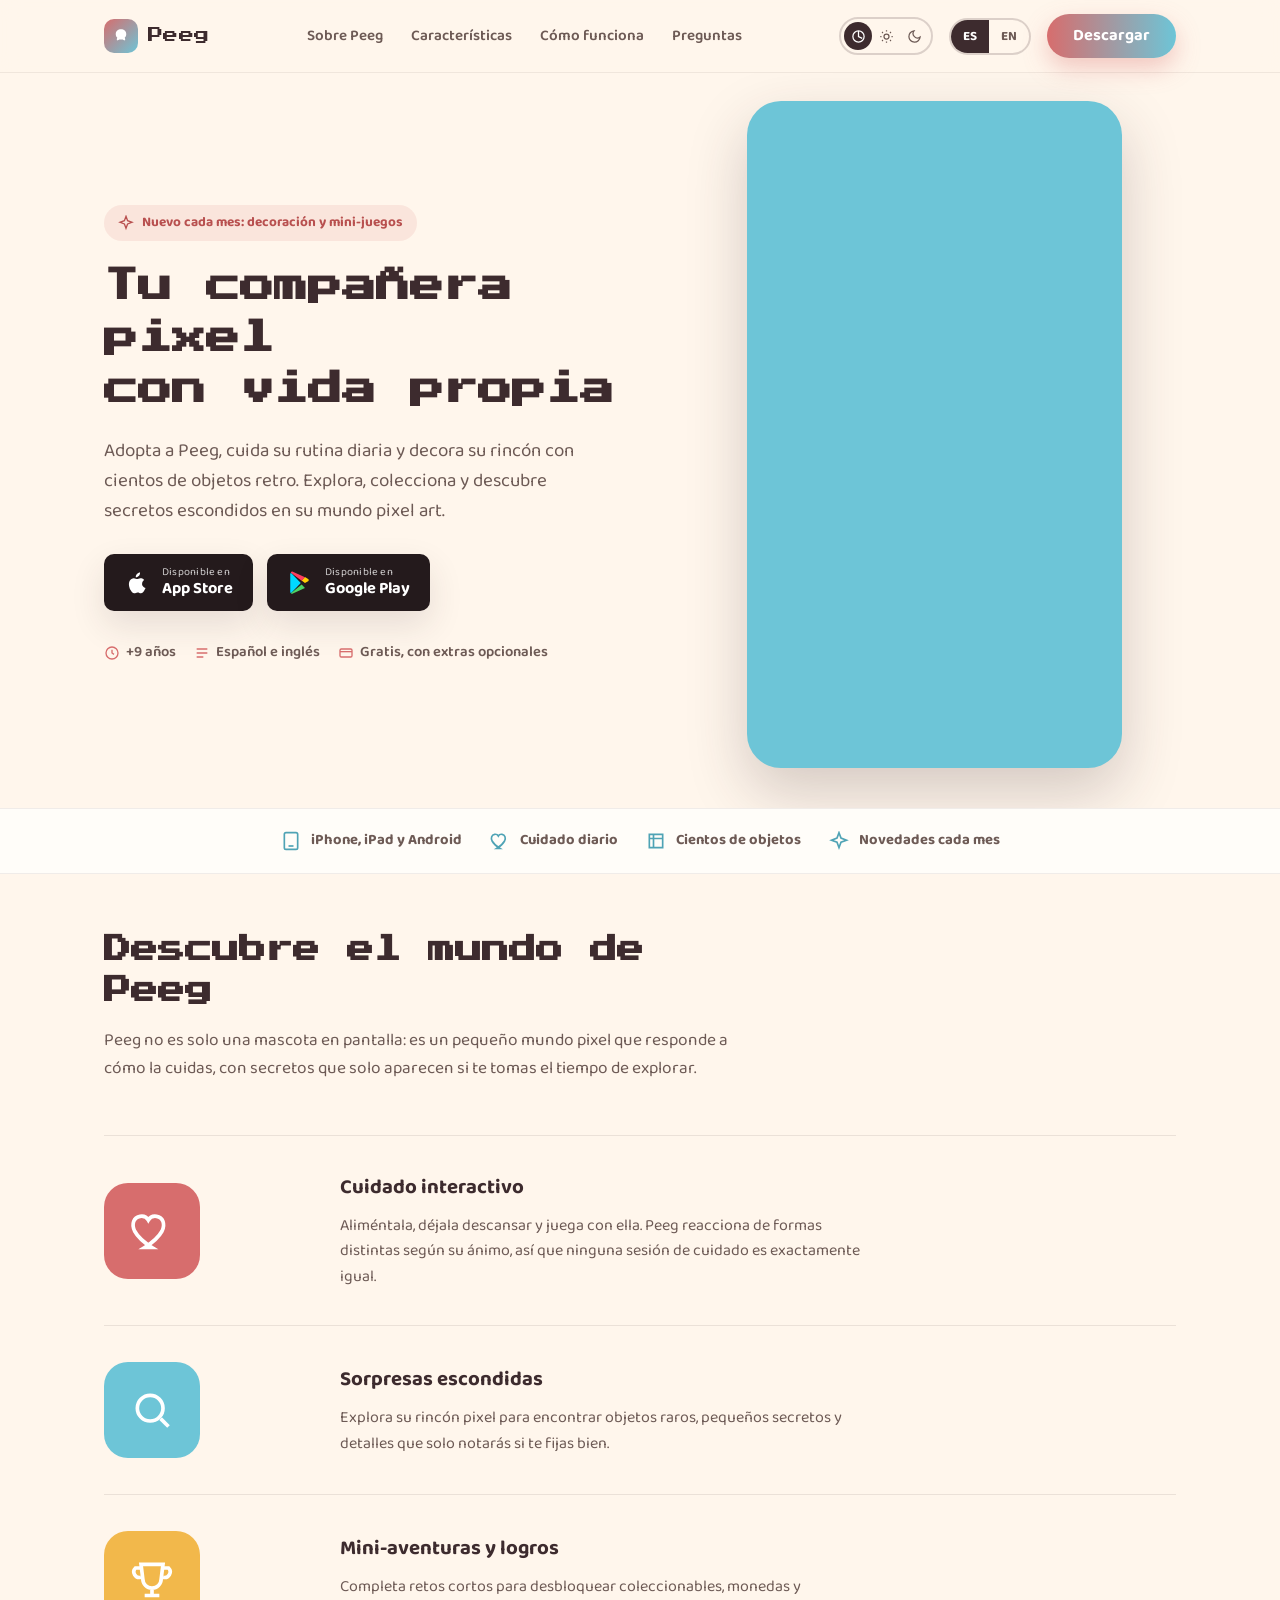
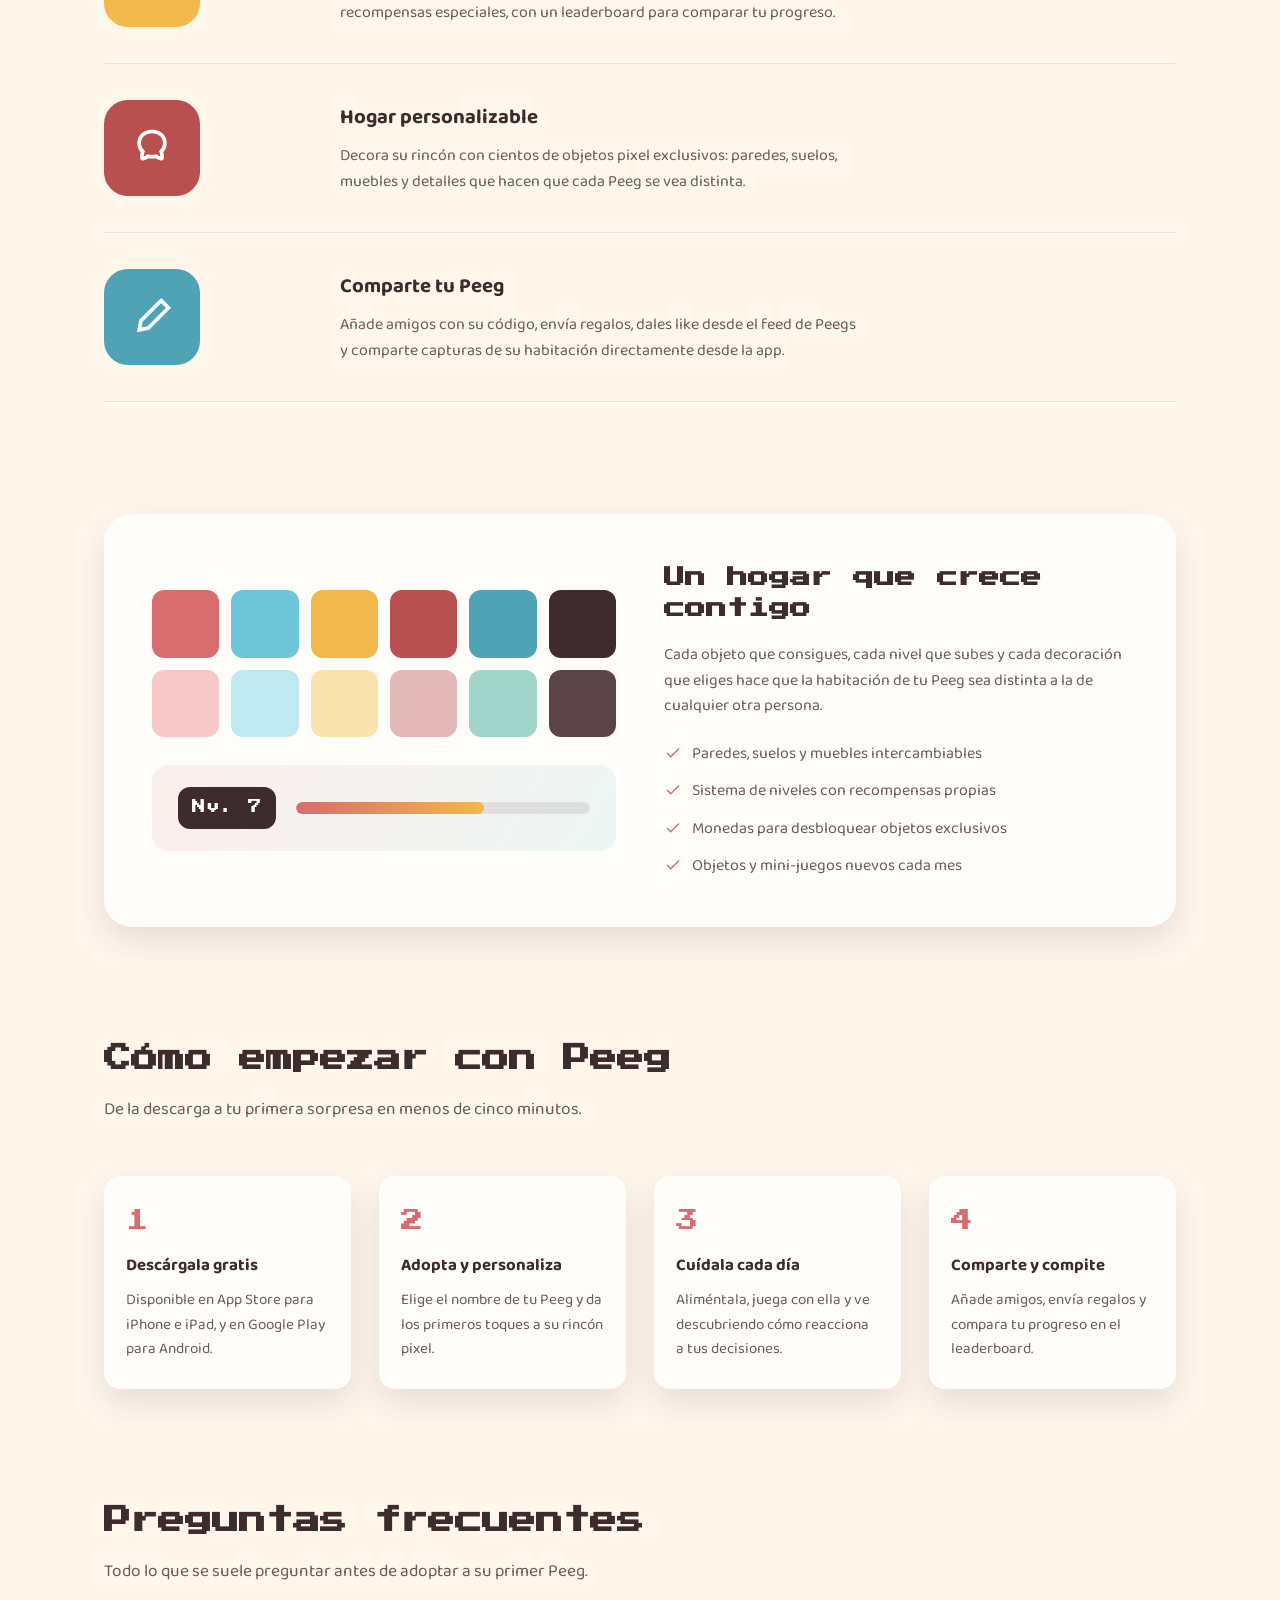
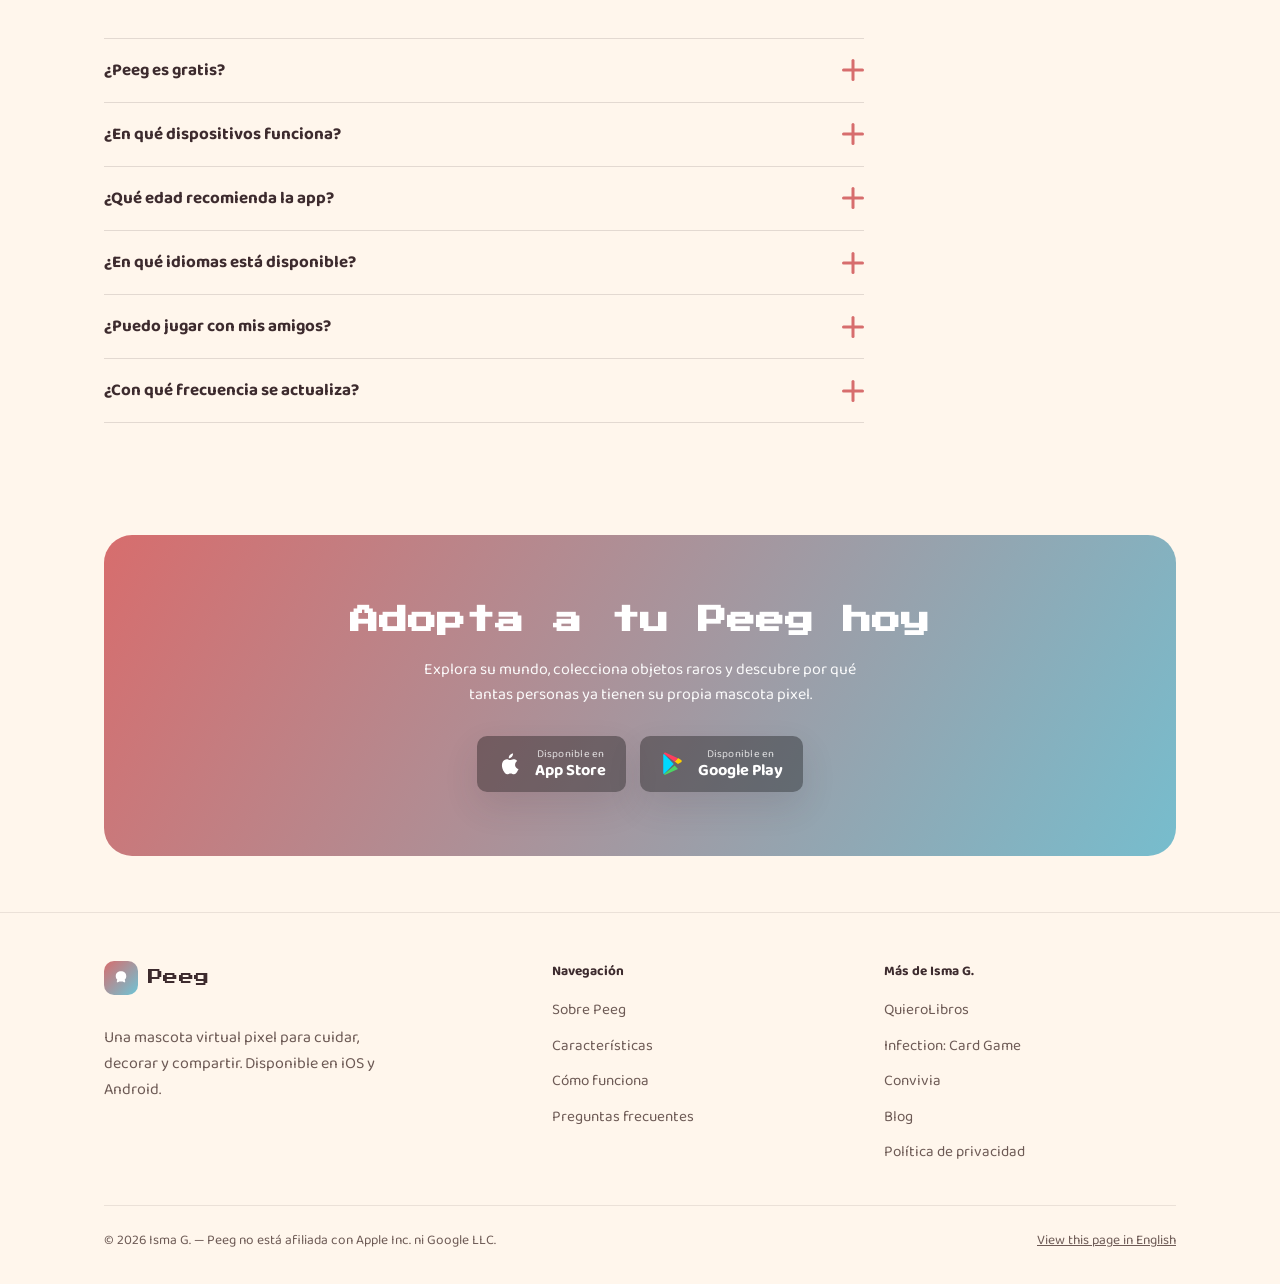
<file: index.html>
<!DOCTYPE html>
<html lang="es">
<head>
<meta charset="UTF-8" />
<meta name="viewport" content="width=device-width, initial-scale=1.0" />
<title>Peeg - Adopta tu mascota virtual pixel para iOS y Android</title>
<meta name="description" content="Peeg es una mascota virtual retro en pixel art. Aliméntala, decora su rincón y descubre sorpresas cada mes. Descarga gratis en App Store y Google Play." />
<link rel="canonical" href="https://peeg.devcodelight.com/" />
<link rel="alternate" hreflang="es" href="https://peeg.devcodelight.com/" />
<link rel="alternate" hreflang="en" href="https://peeg.devcodelight.com/en/" />
<link rel="alternate" hreflang="x-default" href="https://peeg.devcodelight.com/" />

<link rel="icon" type="image/x-icon" href="assets/favicon.ico" />
<link rel="icon" type="image/png" sizes="32x32" href="assets/favicon-32.png" />
<link rel="apple-touch-icon" href="assets/apple-touch-icon.png" />
<link rel="stylesheet" href="assets/style.css?a=1.0.2" />

<meta property="og:type" content="website" />
<meta property="og:site_name" content="Peeg" />
<meta property="og:locale" content="es_ES" />
<meta property="og:locale:alternate" content="en_US" />
<meta property="og:url" content="https://peeg.devcodelight.com/" />
<meta property="og:title" content="Peeg — Adopta tu mascota virtual pixel" />
<meta property="og:description" content="Una mascota retro en pixel art con vida propia. Cuídala, decórala y descubre una sorpresa nueva cada mes. Gratis en iOS y Android." />
<meta property="og:image" content="https://peeg.devcodelight.com/assets/og-image.png" />
<meta property="og:image:width" content="1200" />
<meta property="og:image:height" content="630" />
<meta name="twitter:card" content="summary_large_image" />
<meta name="twitter:title" content="Peeg — Adopta tu mascota virtual pixel" />
<meta name="twitter:description" content="Una mascota retro en pixel art con vida propia. Cuídala, decórala y descubre una sorpresa nueva cada mes." />
<meta name="twitter:image" content="https://peeg.devcodelight.com/assets/og-image.png" />
<meta name="theme-color" content="#fff6ec" media="(prefers-color-scheme: light)" />
<meta name="theme-color" content="#171114" media="(prefers-color-scheme: dark)" />
<meta name="robots" content="index, follow" />

<script type="application/ld+json">
{
  "@context": "https://schema.org",
  "@type": "MobileApplication",
  "name": "Peeg: mascota virtual pixel",
  "url": "https://peeg.devcodelight.com/",
  "operatingSystem": "iOS, Android",
  "applicationCategory": "GameApplication",
  "applicationSubCategory": "SimulationGame",
  "inLanguage": ["es", "en"],
  "author": { "@type": "Person", "name": "Ismael Gonzalez" },
  "offers": { "@type": "Offer", "price": "0", "priceCurrency": "EUR" },
  "downloadUrl": [
    "https://apps.apple.com/es/app/peeg-mascota-virtual-pixel/id6751531943",
    "https://play.google.com/store/apps/details?id=com.peeg"
  ],
  "contentRating": "9+"
}
</script>
</head>
<body>
<a class="skip-link" href="#contenido">Saltar al contenido</a>

<header class="site-header">
  <nav class="nav container" aria-label="Navegación principal">
    <a class="brand" href="index.html">
      <span class="brand-mark" aria-hidden="true">
        <svg viewBox="0 0 24 24" fill="none"><path d="M12 3c-4 0-7 2.5-7 6.5 0 2 .8 3.4 2 4.5-.4 1-.6 2-.6 3 0 .6.5 1 1 .8.9-.3 1.7-.8 2.3-1.3.8.2 1.5.3 2.3.3s1.5-.1 2.3-.3c.6.5 1.4 1 2.3 1.3.5.2 1-.2 1-.8 0-1-.2-2-.6-3 1.2-1.1 2-2.5 2-4.5C19 5.5 16 3 12 3Z" fill="#fff"/></svg>
      </span>
      <span class="brand-name">Peeg</span>
    </a>
    <ul class="nav-links">
      <li><a href="#sobre">Sobre Peeg</a></li>
      <li><a href="#caracteristicas">Características</a></li>
      <li><a href="#como-funciona">Cómo funciona</a></li>
      <li><a href="#faq">Preguntas</a></li>
    </ul>
    <div class="nav-right">
      <div class="theme-toggle" data-active="auto" role="group" aria-label="Tema de la página">
        <span class="theme-thumb" aria-hidden="true"></span>
        <button type="button" class="theme-option" data-value="auto" title="Seguir el sistema" aria-label="Tema automático" aria-pressed="true">
          <svg viewBox="0 0 24 24" fill="none" stroke="currentColor" stroke-width="2"><circle cx="12" cy="12" r="9"/><path d="M12 3v9l6 3"/></svg>
        </button>
        <button type="button" class="theme-option" data-value="light" title="Modo claro" aria-label="Modo claro" aria-pressed="false">
          <svg viewBox="0 0 24 24" fill="none" stroke="currentColor" stroke-width="2"><circle cx="12" cy="12" r="4"/><path d="M12 2v2M12 20v2M4.9 4.9l1.4 1.4M17.7 17.7l1.4 1.4M2 12h2M20 12h2M4.9 19.1l1.4-1.4M17.7 6.3l1.4-1.4"/></svg>
        </button>
        <button type="button" class="theme-option" data-value="dark" title="Modo oscuro" aria-label="Modo oscuro" aria-pressed="false">
          <svg viewBox="0 0 24 24" fill="none" stroke="currentColor" stroke-width="2"><path d="M21 12.8A9 9 0 1 1 11.2 3a7 7 0 0 0 9.8 9.8Z"/></svg>
        </button>
      </div>
      <div class="lang-switch">
        <a href="index.html" aria-current="true">ES</a>
        <a href="en/index.html">EN</a>
      </div>
      <a class="btn btn-primary cta-header" href="#descarga">Descargar</a>
      <button class="nav-toggle" aria-label="Abrir menú" aria-expanded="false">
        <svg viewBox="0 0 24 24" fill="none" stroke="currentColor" stroke-width="2"><path d="M4 7h16M4 12h16M4 17h16"/></svg>
      </button>
    </div>
  </nav>
</header>

<main id="contenido">

  <!-- HERO -->
  <section class="hero">
    <div class="container hero-grid">
      <div>
        <span class="eyebrow-tag">
          <svg viewBox="0 0 24 24" fill="none" stroke="currentColor" stroke-width="2"><path d="M12 2l2.4 6.5L21 11l-6.6 2.5L12 20l-2.4-6.5L3 11l6.6-2.5L12 2Z"/></svg>
          Nuevo cada mes: decoración y mini-juegos
        </span>
        <h1>Tu compañera pixel<br>con vida propia</h1>
        <p class="hero-lede">Adopta a Peeg, cuida su rutina diaria y decora su rincón con cientos de objetos retro. Explora, colecciona y descubre secretos escondidos en su mundo pixel art.</p>

        <div class="store-badges" id="descarga">
          <a class="store-badge" href="https://apps.apple.com/es/app/peeg-mascota-virtual-pixel/id6751531943" aria-label="Descargar Peeg en App Store">
            <svg viewBox="0 0 24 24" fill="#fff"><path d="M16.7 12.7c0-2.2 1.8-3.3 1.9-3.4-1-1.5-2.6-1.7-3.2-1.7-1.4-.1-2.6.8-3.3.8s-1.8-.8-3-.8c-1.5 0-3 .9-3.8 2.3-1.6 2.8-.4 7 1.2 9.3.8 1.1 1.7 2.4 3 2.3 1.2 0 1.6-.8 3.1-.8s1.9.8 3.1.7c1.3 0 2.1-1.1 2.9-2.3.6-.9.9-1.5 1.3-2.4-3.5-1.3-3.2-3.9-3.2-4Zm-2.9-7.4c.7-.8 1.1-2 1-3.1-1 0-2.2.6-2.9 1.5-.6.7-1.2 1.9-1 3 1.1.1 2.2-.6 2.9-1.4Z"/></svg>
            <span class="badge-text"><small>Disponible en</small><strong>App Store</strong></span>
          </a>
          <a class="store-badge" href="https://play.google.com/store/apps/details?id=com.peeg&hl=es_419" aria-label="Descargar Peeg en Google Play">
            <svg viewBox="0 0 24 24" fill="none"><path d="M3.6 2.6c-.4.3-.6.8-.6 1.4v16c0 .6.2 1.1.6 1.4l9.1-9.4-9.1-9.4Z" fill="#00D9FF"/><path d="M16.6 12l2.9-1.7c.8-.5.8-1.7 0-2.1L16.6 6.4l-3.1 3.2 3.1 2.4Z" fill="#FFCF00"/><path d="M3.6 2.6l9.9 7.3 3.1-3.2L5.4 1.5c-.6-.3-1.3-.2-1.8.3v.8Z" fill="#FF3E5E"/><path d="M3.6 21.4c.5.5 1.2.6 1.8.3l11.2-5.2-3.1-3.2-9.9 8.1Z" fill="#4CD565"/></svg>
            <span class="badge-text"><small>Disponible en</small><strong>Google Play</strong></span>
          </a>
        </div>

        <div class="hero-meta">
          <span><svg viewBox="0 0 24 24" fill="none" stroke="currentColor" stroke-width="2"><circle cx="12" cy="12" r="9"/><path d="M12 7v5l3 2"/></svg>+9 años</span>
          <span><svg viewBox="0 0 24 24" fill="none" stroke="currentColor" stroke-width="2"><path d="M4 6h16M4 12h16M4 18h10"/></svg>Español e inglés</span>
          <span><svg viewBox="0 0 24 24" fill="none" stroke="currentColor" stroke-width="2"><rect x="3" y="6" width="18" height="12" rx="2"/><path d="M3 10h18"/></svg>Gratis, con extras opcionales</span>
        </div>
      </div>

      <div class="hero-scene-wrap">
        <div class="room-scene pet-viewer">
          <iframe src="https://peeg.api.quierolibros.com/mascota/public/peeg-room/aleatorio?lang=es&notDownload=1" title="Visor de la habitación de Peeg" loading="lazy" allowfullscreen></iframe>
        </div>
      </div>
    </div>
  </section>

  <div class="info-strip">
    <div class="container">
      <span class="info-item"><svg viewBox="0 0 24 24" fill="none" stroke="currentColor" stroke-width="2"><rect x="4" y="2" width="16" height="20" rx="2"/><path d="M9 18h6"/></svg>iPhone, iPad y Android</span>
      <span class="info-item"><svg viewBox="0 0 24 24" fill="none" stroke="currentColor" stroke-width="2"><path d="M12 21s-7-4.4-9.5-9C.7 8.3 2 4.5 5.5 4c2-.3 3.7.6 4.5 2 .8-1.4 2.5-2.3 4.5-2 3.5.5 4.8 4.3 3 8-2.5 4.6-9.5 9-9.5 9Z"/></svg>Cuidado diario</span>
      <span class="info-item"><svg viewBox="0 0 24 24" fill="none" stroke="currentColor" stroke-width="2"><path d="M4 4h16v16H4z"/><path d="M4 9h16M9 4v16"/></svg>Cientos de objetos</span>
      <span class="info-item"><svg viewBox="0 0 24 24" fill="none" stroke="currentColor" stroke-width="2"><path d="M12 2l2.4 6.5L21 11l-6.6 2.5L12 20l-2.4-6.5L3 11l6.6-2.5L12 2Z"/></svg>Novedades cada mes</span>
    </div>
  </div>

  <!-- SOBRE / FEATURES -->
  <section id="sobre">
    <div class="container">
      <div class="section-head">
        <h2>Descubre el mundo de Peeg</h2>
        <p>Peeg no es solo una mascota en pantalla: es un pequeño mundo pixel que responde a cómo la cuidas, con secretos que solo aparecen si te tomas el tiempo de explorar.</p>
      </div>

      <div id="caracteristicas">
        <div class="feature-row">
          <div class="feature-icon" style="background:var(--coral);">
            <svg viewBox="0 0 24 24" fill="none" stroke="#fff" stroke-width="2"><path d="M12 21s-7-4.4-9.5-9C.7 8.3 2 4.5 5.5 4c2-.3 3.7.6 4.5 2 .8-1.4 2.5-2.3 4.5-2 3.5.5 4.8 4.3 3 8-2.5 4.6-9.5 9-9.5 9Z"/></svg>
          </div>
          <div>
            <h3>Cuidado interactivo</h3>
            <p>Aliméntala, déjala descansar y juega con ella. Peeg reacciona de formas distintas según su ánimo, así que ninguna sesión de cuidado es exactamente igual.</p>
          </div>
        </div>

        <div class="feature-row">
          <div class="feature-icon" style="background:var(--sky);">
            <svg viewBox="0 0 24 24" fill="none" stroke="#fff" stroke-width="2"><circle cx="11" cy="11" r="7"/><path d="M21 21l-4.3-4.3"/></svg>
          </div>
          <div>
            <h3>Sorpresas escondidas</h3>
            <p>Explora su rincón pixel para encontrar objetos raros, pequeños secretos y detalles que solo notarás si te fijas bien.</p>
          </div>
        </div>

        <div class="feature-row">
          <div class="feature-icon" style="background:var(--gold);">
            <svg viewBox="0 0 24 24" fill="none" stroke="#fff" stroke-width="2"><path d="M8 21h8M12 17v4M6 4h12l-1 8a5 5 0 0 1-10 0L6 4Z"/><path d="M6 6H3a3 3 0 0 0 3 5M18 6h3a3 3 0 0 1-3 5"/></svg>
          </div>
          <div>
            <h3>Mini-aventuras y logros</h3>
            <p>Completa retos cortos para desbloquear coleccionables, monedas y recompensas especiales, con un leaderboard para comparar tu progreso.</p>
          </div>
        </div>

        <div class="feature-row">
          <div class="feature-icon" style="background:var(--coral-dark);">
            <svg viewBox="0 0 24 24" fill="none" stroke="#fff" stroke-width="2"><path d="M12 3c-4 0-7 2.5-7 6.5 0 2 .8 3.4 2 4.5-.4 1-.6 2-.6 3 0 .6.5 1 1 .8.9-.3 1.7-.8 2.3-1.3.8.2 1.5.3 2.3.3s1.5-.1 2.3-.3c.6.5 1.4 1 2.3 1.3.5.2 1-.2 1-.8 0-1-.2-2-.6-3 1.2-1.1 2-2.5 2-4.5C19 5.5 16 3 12 3Z"/></svg>
          </div>
          <div>
            <h3>Hogar personalizable</h3>
            <p>Decora su rincón con cientos de objetos pixel exclusivos: paredes, suelos, muebles y detalles que hacen que cada Peeg se vea distinta.</p>
          </div>
        </div>

        <div class="feature-row">
          <div class="feature-icon" style="background:var(--sky-dark);">
            <svg viewBox="0 0 24 24" fill="none" stroke="#fff" stroke-width="2"><path d="M17 3l4 4-11 11-5 1 1-5L17 3Z"/></svg>
          </div>
          <div>
            <h3>Comparte tu Peeg</h3>
            <p>Añade amigos con su código, envía regalos, dales like desde el feed de Peegs y comparte capturas de su habitación directamente desde la app.</p>
          </div>
        </div>
      </div>
    </div>
  </section>

  <!-- CUSTOMIZE -->
  <section>
    <div class="container">
      <div class="customize">
        <div>
          <div class="swatch-grid" aria-hidden="true">
            <div class="swatch" style="background:var(--coral)"></div>
            <div class="swatch" style="background:var(--sky)"></div>
            <div class="swatch" style="background:var(--gold)"></div>
            <div class="swatch" style="background:var(--coral-dark)"></div>
            <div class="swatch" style="background:var(--sky-dark)"></div>
            <div class="swatch" style="background:var(--ink)"></div>
            <div class="swatch" style="background:#f7c8c8"></div>
            <div class="swatch" style="background:#bfe9f0"></div>
            <div class="swatch" style="background:#fbe3ad"></div>
            <div class="swatch" style="background:#e3b8b8"></div>
            <div class="swatch" style="background:#9fd6c9"></div>
            <div class="swatch" style="background:#5a4448"></div>
          </div>
          <div class="progress-card">
            <span class="badge-lv">Nv. 7</span>
            <div class="progress-bar"><span></span></div>
          </div>
        </div>
        <div>
          <h2 style="font-family:var(--font-display);font-size:1.3rem;line-height:1.5;margin-top:0;">Un hogar que crece contigo</h2>
          <p style="color:var(--ink-soft);margin-top:0;">Cada objeto que consigues, cada nivel que subes y cada decoración que eliges hace que la habitación de tu Peeg sea distinta a la de cualquier otra persona.</p>
          <ul>
            <li><svg viewBox="0 0 24 24" fill="none" stroke="currentColor" stroke-width="2"><path d="M20 6L9 17l-5-5"/></svg>Paredes, suelos y muebles intercambiables</li>
            <li><svg viewBox="0 0 24 24" fill="none" stroke="currentColor" stroke-width="2"><path d="M20 6L9 17l-5-5"/></svg>Sistema de niveles con recompensas propias</li>
            <li><svg viewBox="0 0 24 24" fill="none" stroke="currentColor" stroke-width="2"><path d="M20 6L9 17l-5-5"/></svg>Monedas para desbloquear objetos exclusivos</li>
            <li><svg viewBox="0 0 24 24" fill="none" stroke="currentColor" stroke-width="2"><path d="M20 6L9 17l-5-5"/></svg>Objetos y mini-juegos nuevos cada mes</li>
          </ul>
        </div>
      </div>
    </div>
  </section>

  <!-- HOW IT WORKS -->
  <section id="como-funciona">
    <div class="container">
      <div class="section-head">
        <h2>Cómo empezar con Peeg</h2>
        <p>De la descarga a tu primera sorpresa en menos de cinco minutos.</p>
      </div>
      <div class="steps">
        <div class="step">
          <span class="step-number">1</span>
          <h3>Descárgala gratis</h3>
          <p>Disponible en App Store para iPhone e iPad, y en Google Play para Android.</p>
        </div>
        <div class="step">
          <span class="step-number">2</span>
          <h3>Adopta y personaliza</h3>
          <p>Elige el nombre de tu Peeg y da los primeros toques a su rincón pixel.</p>
        </div>
        <div class="step">
          <span class="step-number">3</span>
          <h3>Cuídala cada día</h3>
          <p>Aliméntala, juega con ella y ve descubriendo cómo reacciona a tus decisiones.</p>
        </div>
        <div class="step">
          <span class="step-number">4</span>
          <h3>Comparte y compite</h3>
          <p>Añade amigos, envía regalos y compara tu progreso en el leaderboard.</p>
        </div>
      </div>
    </div>
  </section>

  <!-- FAQ -->
  <section id="faq">
    <div class="container">
      <div class="section-head">
        <h2>Preguntas frecuentes</h2>
        <p>Todo lo que se suele preguntar antes de adoptar a su primer Peeg.</p>
      </div>
      <div class="faq">
        <details>
          <summary>¿Peeg es gratis? <span class="icon-plus" aria-hidden="true"></span></summary>
          <p>Sí. Peeg se puede descargar y jugar de forma gratuita. Dentro de la app existen compras opcionales, como paquetes de monedas o quitar los anuncios, pero no son necesarias para disfrutar del juego.</p>
        </details>
        <details>
          <summary>¿En qué dispositivos funciona? <span class="icon-plus" aria-hidden="true"></span></summary>
          <p>Peeg está disponible para iPhone, iPad y dispositivos Android. Puedes descargarla desde App Store o Google Play con los enlaces de esta página.</p>
        </details>
        <details>
          <summary>¿Qué edad recomienda la app? <span class="icon-plus" aria-hidden="true"></span></summary>
          <p>Peeg tiene una clasificación de edad de 9 años en adelante.</p>
        </details>
        <details>
          <summary>¿En qué idiomas está disponible? <span class="icon-plus" aria-hidden="true"></span></summary>
          <p>La app está disponible en español e inglés. Puedes cambiar el idioma desde los ajustes dentro de la propia app.</p>
        </details>
        <details>
          <summary>¿Puedo jugar con mis amigos? <span class="icon-plus" aria-hidden="true"></span></summary>
          <p>Sí. Cada Peeg tiene un código único que puedes compartir para añadir amigos, enviarles regalos y verlos en el feed de Peegs.</p>
        </details>
        <details>
          <summary>¿Con qué frecuencia se actualiza? <span class="icon-plus" aria-hidden="true"></span></summary>
          <p>El equipo publica objetos, decoraciones y mini-juegos nuevos cada mes, además de mejoras y correcciones continuas.</p>
        </details>
      </div>
    </div>
  </section>

  <!-- FINAL CTA -->
  <section>
    <div class="container">
      <div class="cta-band">
        <h2>Adopta a tu Peeg hoy</h2>
        <p>Explora su mundo, colecciona objetos raros y descubre por qué tantas personas ya tienen su propia mascota pixel.</p>
        <div class="store-badges">
          <a class="store-badge" href="https://apps.apple.com/es/app/peeg-mascota-virtual-pixel/id6751531943" aria-label="Descargar Peeg en App Store">
            <svg viewBox="0 0 24 24" fill="#fff"><path d="M16.7 12.7c0-2.2 1.8-3.3 1.9-3.4-1-1.5-2.6-1.7-3.2-1.7-1.4-.1-2.6.8-3.3.8s-1.8-.8-3-.8c-1.5 0-3 .9-3.8 2.3-1.6 2.8-.4 7 1.2 9.3.8 1.1 1.7 2.4 3 2.3 1.2 0 1.6-.8 3.1-.8s1.9.8 3.1.7c1.3 0 2.1-1.1 2.9-2.3.6-.9.9-1.5 1.3-2.4-3.5-1.3-3.2-3.9-3.2-4Zm-2.9-7.4c.7-.8 1.1-2 1-3.1-1 0-2.2.6-2.9 1.5-.6.7-1.2 1.9-1 3 1.1.1 2.2-.6 2.9-1.4Z"/></svg>
            <span class="badge-text"><small>Disponible en</small><strong>App Store</strong></span>
          </a>
          <a class="store-badge" href="https://play.google.com/store/apps/details?id=com.peeg&hl=es_419" aria-label="Descargar Peeg en Google Play">
            <svg viewBox="0 0 24 24" fill="none"><path d="M3.6 2.6c-.4.3-.6.8-.6 1.4v16c0 .6.2 1.1.6 1.4l9.1-9.4-9.1-9.4Z" fill="#00D9FF"/><path d="M16.6 12l2.9-1.7c.8-.5.8-1.7 0-2.1L16.6 6.4l-3.1 3.2 3.1 2.4Z" fill="#FFCF00"/><path d="M3.6 2.6l9.9 7.3 3.1-3.2L5.4 1.5c-.6-.3-1.3-.2-1.8.3v.8Z" fill="#FF3E5E"/><path d="M3.6 21.4c.5.5 1.2.6 1.8.3l11.2-5.2-3.1-3.2-9.9 8.1Z" fill="#4CD565"/></svg>
            <span class="badge-text"><small>Disponible en</small><strong>Google Play</strong></span>
          </a>
        </div>
      </div>
    </div>
  </section>

</main>

<footer class="site-footer">
  <div class="container">
    <div class="footer-grid">
      <div>
        <a class="brand" href="index.html" style="margin-bottom:14px;display:inline-flex;">
          <span class="brand-mark" aria-hidden="true">
            <svg viewBox="0 0 24 24" fill="none"><path d="M12 3c-4 0-7 2.5-7 6.5 0 2 .8 3.4 2 4.5-.4 1-.6 2-.6 3 0 .6.5 1 1 .8.9-.3 1.7-.8 2.3-1.3.8.2 1.5.3 2.3.3s1.5-.1 2.3-.3c.6.5 1.4 1 2.3 1.3.5.2 1-.2 1-.8 0-1-.2-2-.6-3 1.2-1.1 2-2.5 2-4.5C19 5.5 16 3 12 3Z" fill="#fff"/></svg>
          </span>
          <span class="brand-name">Peeg</span>
        </a>
        <p style="color:var(--ink-soft);max-width:32ch;">Una mascota virtual pixel para cuidar, decorar y compartir. Disponible en iOS y Android.</p>
      </div>
      <div>
        <h4>Navegación</h4>
        <ul>
          <li><a href="#sobre">Sobre Peeg</a></li>
          <li><a href="#caracteristicas">Características</a></li>
          <li><a href="#como-funciona">Cómo funciona</a></li>
          <li><a href="#faq">Preguntas frecuentes</a></li>
        </ul>
      </div>
      <div>
        <h4>Más de Isma G.</h4>
        <ul>
          <li><a href="https://www.quierolibros.com" target="_blank" rel="noopener">QuieroLibros</a></li>
          <li><a href="https://apps.apple.com/es/app/infection-card-game/id6502997357" target="_blank" rel="noopener">Infection: Card Game</a></li>
          <li><a href="https://apps.apple.com/es/app/convivia-gesti%C3%B3n-habitaciones/id6802626827" target="_blank" rel="noopener">Convivia</a></li>
          <li><a href="https://devcodelight.com" target="_blank" rel="noopener">Blog</a></li>
          <li><a href="privacidad/">Política de privacidad</a></li>
        </ul>
      </div>
    </div>
    <div class="footer-bottom">
      <span>© 2026 Isma G. — Peeg no está afiliada con Apple Inc. ni Google LLC.</span>
      <span><a href="en/index.html">View this page in English</a></span>
    </div>
  </div>
</footer>

<script src="assets/script.js"></script>
</body>
</html>
</file>
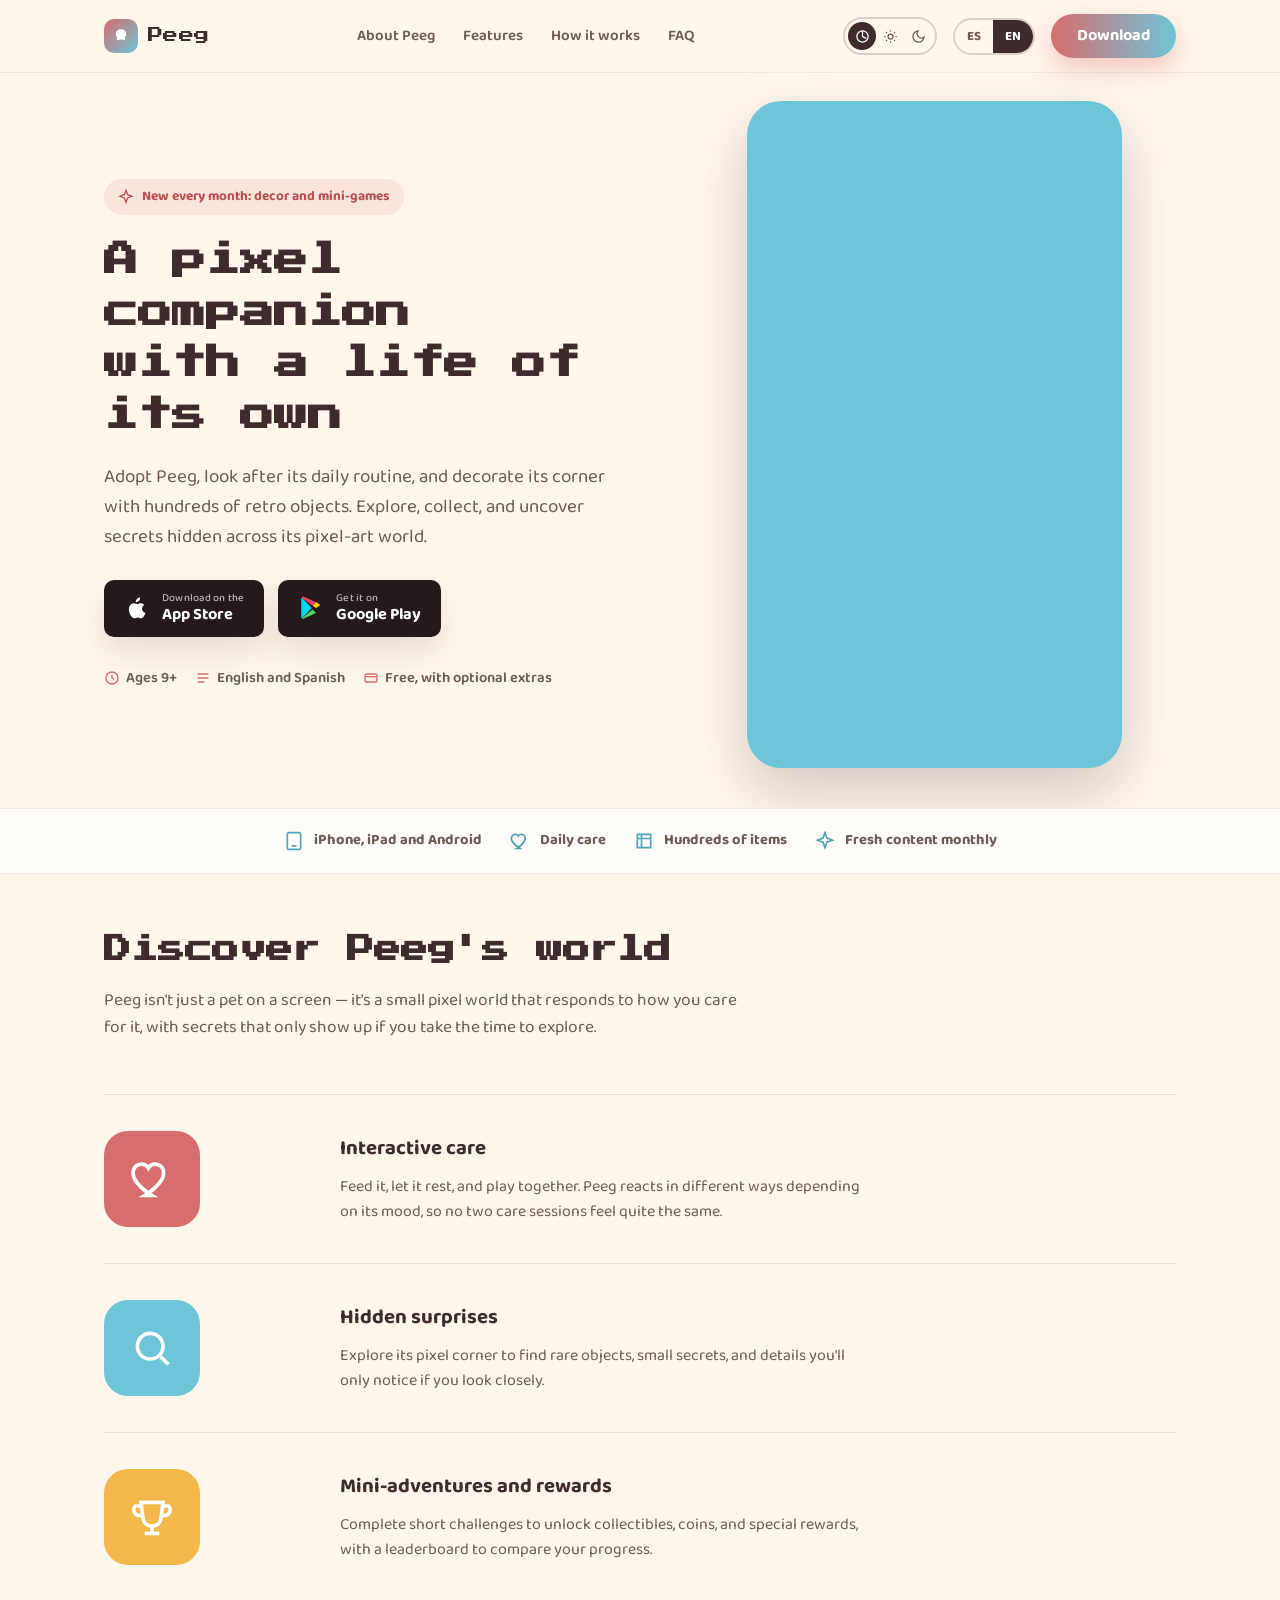
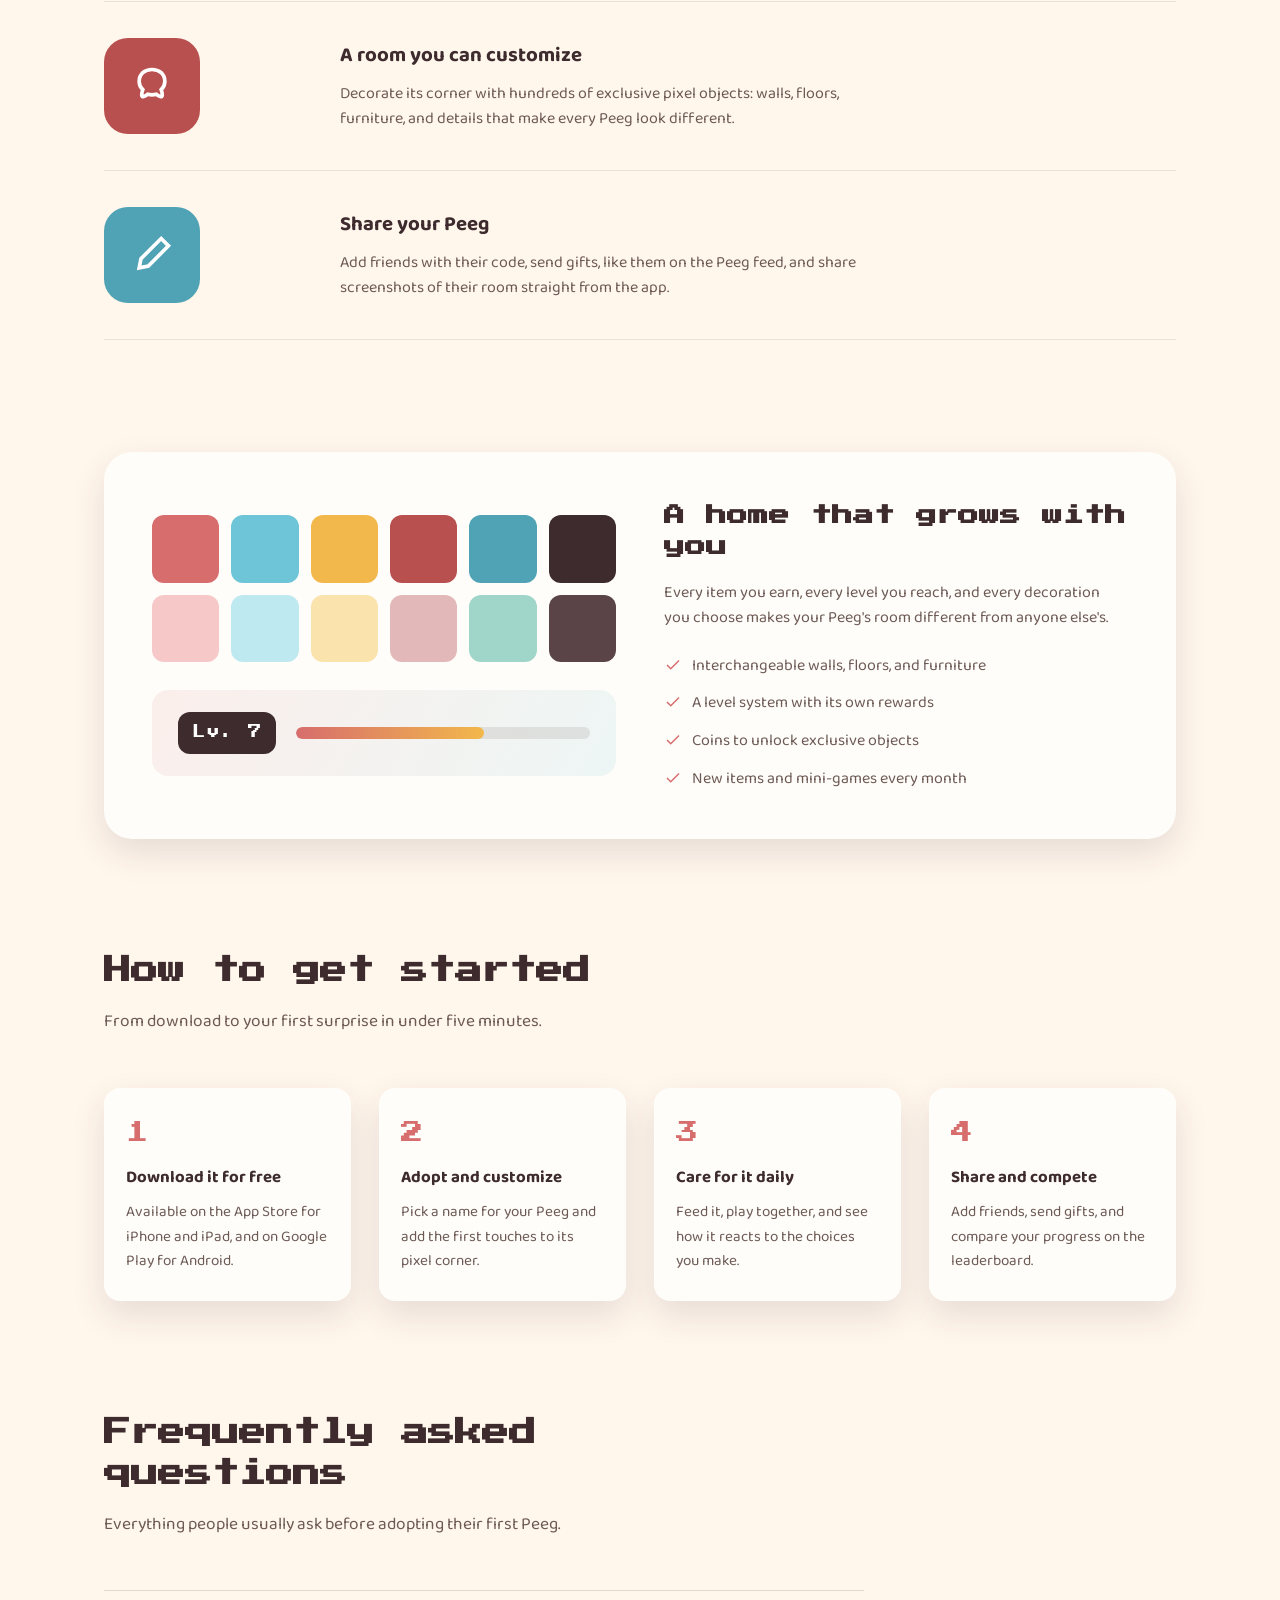
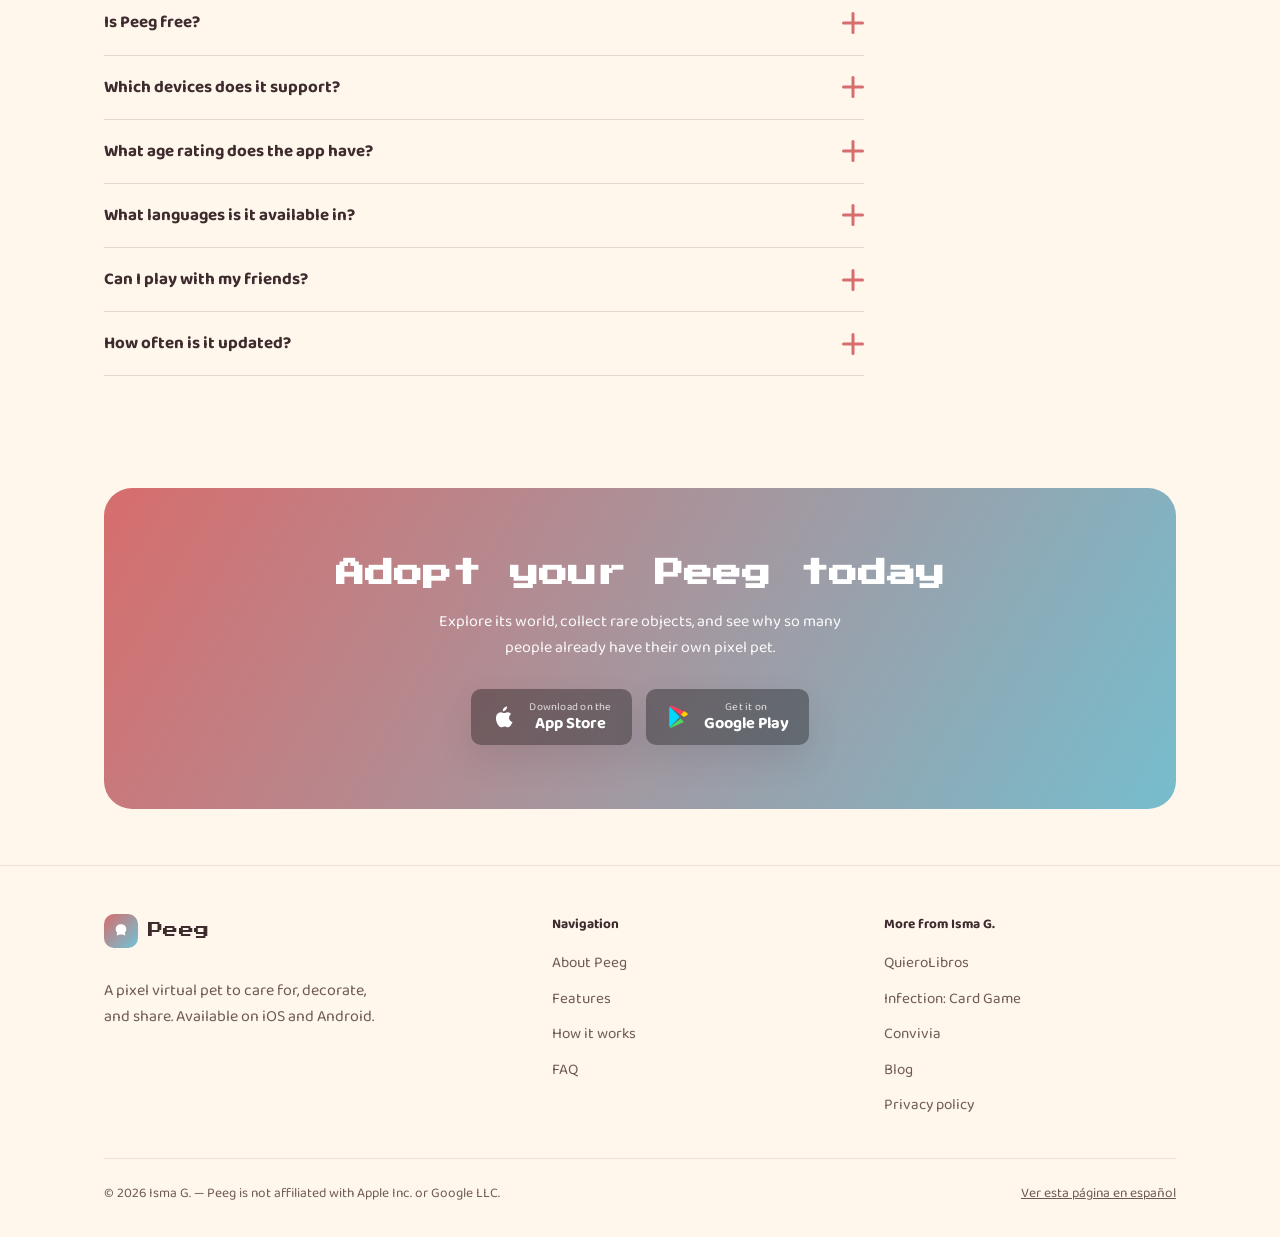
<file: en/index.html>
<!DOCTYPE html>
<html lang="en">
<head>
<meta charset="UTF-8" />
<meta name="viewport" content="width=device-width, initial-scale=1.0" />
<title>Peeg — Adopt Your Pixel Virtual Pet for iOS and Android</title>
<meta name="description" content="Peeg is a retro pixel-art virtual pet. Feed it, decorate its corner, and uncover a new surprise every month. Free download on the App Store and Google Play." />
<link rel="canonical" href="https://peeg.devcodelight.com/en/" />
<link rel="alternate" hreflang="en" href="https://peeg.devcodelight.com/en/" />
<link rel="alternate" hreflang="es" href="https://peeg.devcodelight.com/" />
<link rel="alternate" hreflang="x-default" href="https://peeg.devcodelight.com/" />

<link rel="icon" type="image/x-icon" href="../assets/favicon.ico" />
<link rel="icon" type="image/png" sizes="32x32" href="../assets/favicon-32.png" />
<link rel="apple-touch-icon" href="../assets/apple-touch-icon.png" />
<link rel="stylesheet" href="../assets/style.css?a=1.0.2" />

<meta property="og:type" content="website" />
<meta property="og:site_name" content="Peeg" />
<meta property="og:locale" content="en_US" />
<meta property="og:locale:alternate" content="es_ES" />
<meta property="og:url" content="https://peeg.devcodelight.com/en/" />
<meta property="og:title" content="Peeg — Adopt Your Pixel Virtual Pet" />
<meta property="og:description" content="A retro pixel-art companion with a life of its own. Care for it, decorate its room, and find a new surprise every month. Free on iOS and Android." />
<meta property="og:image" content="https://peeg.devcodelight.com/assets/og-image.png" />
<meta property="og:image:width" content="1200" />
<meta property="og:image:height" content="630" />
<meta name="twitter:card" content="summary_large_image" />
<meta name="twitter:title" content="Peeg — Adopt Your Pixel Virtual Pet" />
<meta name="twitter:description" content="A retro pixel-art companion with a life of its own. Care for it, decorate its room, and find a new surprise every month." />
<meta name="twitter:image" content="https://peeg.devcodelight.com/assets/og-image.png" />
<meta name="theme-color" content="#fff6ec" media="(prefers-color-scheme: light)" />
<meta name="theme-color" content="#171114" media="(prefers-color-scheme: dark)" />
<meta name="robots" content="index, follow" />

<script type="application/ld+json">
{
  "@context": "https://schema.org",
  "@type": "MobileApplication",
  "name": "Peeg: pixel virtual pet",
  "url": "https://peeg.devcodelight.com/en/",
  "operatingSystem": "iOS, Android",
  "applicationCategory": "GameApplication",
  "applicationSubCategory": "SimulationGame",
  "inLanguage": ["en", "es"],
  "author": { "@type": "Person", "name": "Ismael Gonzalez" },
  "offers": { "@type": "Offer", "price": "0", "priceCurrency": "USD" },
  "downloadUrl": [
    "https://apps.apple.com/es/app/peeg-mascota-virtual-pixel/id6751531943",
    "https://play.google.com/store/apps/details?id=com.peeg"
  ],
  "contentRating": "9+"
}
</script>
</head>
<body>
<a class="skip-link" href="#content">Skip to content</a>

<header class="site-header">
  <nav class="nav container" aria-label="Main navigation">
    <a class="brand" href="index.html">
      <span class="brand-mark" aria-hidden="true">
        <svg viewBox="0 0 24 24" fill="none"><path d="M12 3c-4 0-7 2.5-7 6.5 0 2 .8 3.4 2 4.5-.4 1-.6 2-.6 3 0 .6.5 1 1 .8.9-.3 1.7-.8 2.3-1.3.8.2 1.5.3 2.3.3s1.5-.1 2.3-.3c.6.5 1.4 1 2.3 1.3.5.2 1-.2 1-.8 0-1-.2-2-.6-3 1.2-1.1 2-2.5 2-4.5C19 5.5 16 3 12 3Z" fill="#fff"/></svg>
      </span>
      <span class="brand-name">Peeg</span>
    </a>
    <ul class="nav-links">
      <li><a href="#about">About Peeg</a></li>
      <li><a href="#features">Features</a></li>
      <li><a href="#how-it-works">How it works</a></li>
      <li><a href="#faq">FAQ</a></li>
    </ul>
    <div class="nav-right">
      <div class="theme-toggle" data-active="auto" role="group" aria-label="Page theme">
        <span class="theme-thumb" aria-hidden="true"></span>
        <button type="button" class="theme-option" data-value="auto" title="Match system" aria-label="Automatic theme" aria-pressed="true">
          <svg viewBox="0 0 24 24" fill="none" stroke="currentColor" stroke-width="2"><circle cx="12" cy="12" r="9"/><path d="M12 3v9l6 3"/></svg>
        </button>
        <button type="button" class="theme-option" data-value="light" title="Light mode" aria-label="Light mode" aria-pressed="false">
          <svg viewBox="0 0 24 24" fill="none" stroke="currentColor" stroke-width="2"><circle cx="12" cy="12" r="4"/><path d="M12 2v2M12 20v2M4.9 4.9l1.4 1.4M17.7 17.7l1.4 1.4M2 12h2M20 12h2M4.9 19.1l1.4-1.4M17.7 6.3l1.4-1.4"/></svg>
        </button>
        <button type="button" class="theme-option" data-value="dark" title="Dark mode" aria-label="Dark mode" aria-pressed="false">
          <svg viewBox="0 0 24 24" fill="none" stroke="currentColor" stroke-width="2"><path d="M21 12.8A9 9 0 1 1 11.2 3a7 7 0 0 0 9.8 9.8Z"/></svg>
        </button>
      </div>
      <div class="lang-switch">
        <a href="../index.html">ES</a>
        <a href="index.html" aria-current="true">EN</a>
      </div>
      <a class="btn btn-primary cta-header" href="#download">Download</a>
      <button class="nav-toggle" aria-label="Open menu" aria-expanded="false">
        <svg viewBox="0 0 24 24" fill="none" stroke="currentColor" stroke-width="2"><path d="M4 7h16M4 12h16M4 17h16"/></svg>
      </button>
    </div>
  </nav>
</header>

<main id="content">

  <!-- HERO -->
  <section class="hero">
    <div class="container hero-grid">
      <div>
        <span class="eyebrow-tag">
          <svg viewBox="0 0 24 24" fill="none" stroke="currentColor" stroke-width="2"><path d="M12 2l2.4 6.5L21 11l-6.6 2.5L12 20l-2.4-6.5L3 11l6.6-2.5L12 2Z"/></svg>
          New every month: decor and mini-games
        </span>
        <h1>A pixel companion<br>with a life of its own</h1>
        <p class="hero-lede">Adopt Peeg, look after its daily routine, and decorate its corner with hundreds of retro objects. Explore, collect, and uncover secrets hidden across its pixel-art world.</p>

        <div class="store-badges" id="download">
          <a class="store-badge" href="https://apps.apple.com/es/app/peeg-mascota-virtual-pixel/id6751531943" aria-label="Download Peeg on the App Store">
            <svg viewBox="0 0 24 24" fill="#fff"><path d="M16.7 12.7c0-2.2 1.8-3.3 1.9-3.4-1-1.5-2.6-1.7-3.2-1.7-1.4-.1-2.6.8-3.3.8s-1.8-.8-3-.8c-1.5 0-3 .9-3.8 2.3-1.6 2.8-.4 7 1.2 9.3.8 1.1 1.7 2.4 3 2.3 1.2 0 1.6-.8 3.1-.8s1.9.8 3.1.7c1.3 0 2.1-1.1 2.9-2.3.6-.9.9-1.5 1.3-2.4-3.5-1.3-3.2-3.9-3.2-4Zm-2.9-7.4c.7-.8 1.1-2 1-3.1-1 0-2.2.6-2.9 1.5-.6.7-1.2 1.9-1 3 1.1.1 2.2-.6 2.9-1.4Z"/></svg>
            <span class="badge-text"><small>Download on the</small><strong>App Store</strong></span>
          </a>
          <a class="store-badge" href="https://play.google.com/store/apps/details?id=com.peeg" aria-label="Get Peeg on Google Play">
            <svg viewBox="0 0 24 24" fill="none"><path d="M3.6 2.6c-.4.3-.6.8-.6 1.4v16c0 .6.2 1.1.6 1.4l9.1-9.4-9.1-9.4Z" fill="#00D9FF"/><path d="M16.6 12l2.9-1.7c.8-.5.8-1.7 0-2.1L16.6 6.4l-3.1 3.2 3.1 2.4Z" fill="#FFCF00"/><path d="M3.6 2.6l9.9 7.3 3.1-3.2L5.4 1.5c-.6-.3-1.3-.2-1.8.3v.8Z" fill="#FF3E5E"/><path d="M3.6 21.4c.5.5 1.2.6 1.8.3l11.2-5.2-3.1-3.2-9.9 8.1Z" fill="#4CD565"/></svg>
            <span class="badge-text"><small>Get it on</small><strong>Google Play</strong></span>
          </a>
        </div>

        <div class="hero-meta">
          <span><svg viewBox="0 0 24 24" fill="none" stroke="currentColor" stroke-width="2"><circle cx="12" cy="12" r="9"/><path d="M12 7v5l3 2"/></svg>Ages 9+</span>
          <span><svg viewBox="0 0 24 24" fill="none" stroke="currentColor" stroke-width="2"><path d="M4 6h16M4 12h16M4 18h10"/></svg>English and Spanish</span>
          <span><svg viewBox="0 0 24 24" fill="none" stroke="currentColor" stroke-width="2"><rect x="3" y="6" width="18" height="12" rx="2"/><path d="M3 10h18"/></svg>Free, with optional extras</span>
        </div>
      </div>

      <div class="hero-scene-wrap">
        <div class="room-scene pet-viewer">
          <iframe src="https://peeg.api.quierolibros.com/mascota/public/peeg-room/aleatorio?lang=en&notDownload=1" title="Peeg room viewer" loading="lazy" allowfullscreen></iframe>
        </div>
      </div>
    </div>
  </section>

  <div class="info-strip">
    <div class="container">
      <span class="info-item"><svg viewBox="0 0 24 24" fill="none" stroke="currentColor" stroke-width="2"><rect x="4" y="2" width="16" height="20" rx="2"/><path d="M9 18h6"/></svg>iPhone, iPad and Android</span>
      <span class="info-item"><svg viewBox="0 0 24 24" fill="none" stroke="currentColor" stroke-width="2"><path d="M12 21s-7-4.4-9.5-9C.7 8.3 2 4.5 5.5 4c2-.3 3.7.6 4.5 2 .8-1.4 2.5-2.3 4.5-2 3.5.5 4.8 4.3 3 8-2.5 4.6-9.5 9-9.5 9Z"/></svg>Daily care</span>
      <span class="info-item"><svg viewBox="0 0 24 24" fill="none" stroke="currentColor" stroke-width="2"><path d="M4 4h16v16H4z"/><path d="M4 9h16M9 4v16"/></svg>Hundreds of items</span>
      <span class="info-item"><svg viewBox="0 0 24 24" fill="none" stroke="currentColor" stroke-width="2"><path d="M12 2l2.4 6.5L21 11l-6.6 2.5L12 20l-2.4-6.5L3 11l6.6-2.5L12 2Z"/></svg>Fresh content monthly</span>
    </div>
  </div>

  <!-- ABOUT / FEATURES -->
  <section id="about">
    <div class="container">
      <div class="section-head">
        <h2>Discover Peeg's world</h2>
        <p>Peeg isn't just a pet on a screen — it's a small pixel world that responds to how you care for it, with secrets that only show up if you take the time to explore.</p>
      </div>

      <div id="features">
        <div class="feature-row">
          <div class="feature-icon" style="background:var(--coral);">
            <svg viewBox="0 0 24 24" fill="none" stroke="#fff" stroke-width="2"><path d="M12 21s-7-4.4-9.5-9C.7 8.3 2 4.5 5.5 4c2-.3 3.7.6 4.5 2 .8-1.4 2.5-2.3 4.5-2 3.5.5 4.8 4.3 3 8-2.5 4.6-9.5 9-9.5 9Z"/></svg>
          </div>
          <div>
            <h3>Interactive care</h3>
            <p>Feed it, let it rest, and play together. Peeg reacts in different ways depending on its mood, so no two care sessions feel quite the same.</p>
          </div>
        </div>

        <div class="feature-row">
          <div class="feature-icon" style="background:var(--sky);">
            <svg viewBox="0 0 24 24" fill="none" stroke="#fff" stroke-width="2"><circle cx="11" cy="11" r="7"/><path d="M21 21l-4.3-4.3"/></svg>
          </div>
          <div>
            <h3>Hidden surprises</h3>
            <p>Explore its pixel corner to find rare objects, small secrets, and details you'll only notice if you look closely.</p>
          </div>
        </div>

        <div class="feature-row">
          <div class="feature-icon" style="background:var(--gold);">
            <svg viewBox="0 0 24 24" fill="none" stroke="#fff" stroke-width="2"><path d="M8 21h8M12 17v4M6 4h12l-1 8a5 5 0 0 1-10 0L6 4Z"/><path d="M6 6H3a3 3 0 0 0 3 5M18 6h3a3 3 0 0 1-3 5"/></svg>
          </div>
          <div>
            <h3>Mini-adventures and rewards</h3>
            <p>Complete short challenges to unlock collectibles, coins, and special rewards, with a leaderboard to compare your progress.</p>
          </div>
        </div>

        <div class="feature-row">
          <div class="feature-icon" style="background:var(--coral-dark);">
            <svg viewBox="0 0 24 24" fill="none" stroke="#fff" stroke-width="2"><path d="M12 3c-4 0-7 2.5-7 6.5 0 2 .8 3.4 2 4.5-.4 1-.6 2-.6 3 0 .6.5 1 1 .8.9-.3 1.7-.8 2.3-1.3.8.2 1.5.3 2.3.3s1.5-.1 2.3-.3c.6.5 1.4 1 2.3 1.3.5.2 1-.2 1-.8 0-1-.2-2-.6-3 1.2-1.1 2-2.5 2-4.5C19 5.5 16 3 12 3Z"/></svg>
          </div>
          <div>
            <h3>A room you can customize</h3>
            <p>Decorate its corner with hundreds of exclusive pixel objects: walls, floors, furniture, and details that make every Peeg look different.</p>
          </div>
        </div>

        <div class="feature-row">
          <div class="feature-icon" style="background:var(--sky-dark);">
            <svg viewBox="0 0 24 24" fill="none" stroke="#fff" stroke-width="2"><path d="M17 3l4 4-11 11-5 1 1-5L17 3Z"/></svg>
          </div>
          <div>
            <h3>Share your Peeg</h3>
            <p>Add friends with their code, send gifts, like them on the Peeg feed, and share screenshots of their room straight from the app.</p>
          </div>
        </div>
      </div>
    </div>
  </section>

  <!-- CUSTOMIZE -->
  <section>
    <div class="container">
      <div class="customize">
        <div>
          <div class="swatch-grid" aria-hidden="true">
            <div class="swatch" style="background:var(--coral)"></div>
            <div class="swatch" style="background:var(--sky)"></div>
            <div class="swatch" style="background:var(--gold)"></div>
            <div class="swatch" style="background:var(--coral-dark)"></div>
            <div class="swatch" style="background:var(--sky-dark)"></div>
            <div class="swatch" style="background:var(--ink)"></div>
            <div class="swatch" style="background:#f7c8c8"></div>
            <div class="swatch" style="background:#bfe9f0"></div>
            <div class="swatch" style="background:#fbe3ad"></div>
            <div class="swatch" style="background:#e3b8b8"></div>
            <div class="swatch" style="background:#9fd6c9"></div>
            <div class="swatch" style="background:#5a4448"></div>
          </div>
          <div class="progress-card">
            <span class="badge-lv">Lv. 7</span>
            <div class="progress-bar"><span></span></div>
          </div>
        </div>
        <div>
          <h2 style="font-family:var(--font-display);font-size:1.3rem;line-height:1.5;margin-top:0;">A home that grows with you</h2>
          <p style="color:var(--ink-soft);margin-top:0;">Every item you earn, every level you reach, and every decoration you choose makes your Peeg's room different from anyone else's.</p>
          <ul>
            <li><svg viewBox="0 0 24 24" fill="none" stroke="currentColor" stroke-width="2"><path d="M20 6L9 17l-5-5"/></svg>Interchangeable walls, floors, and furniture</li>
            <li><svg viewBox="0 0 24 24" fill="none" stroke="currentColor" stroke-width="2"><path d="M20 6L9 17l-5-5"/></svg>A level system with its own rewards</li>
            <li><svg viewBox="0 0 24 24" fill="none" stroke="currentColor" stroke-width="2"><path d="M20 6L9 17l-5-5"/></svg>Coins to unlock exclusive objects</li>
            <li><svg viewBox="0 0 24 24" fill="none" stroke="currentColor" stroke-width="2"><path d="M20 6L9 17l-5-5"/></svg>New items and mini-games every month</li>
          </ul>
        </div>
      </div>
    </div>
  </section>

  <!-- HOW IT WORKS -->
  <section id="how-it-works">
    <div class="container">
      <div class="section-head">
        <h2>How to get started</h2>
        <p>From download to your first surprise in under five minutes.</p>
      </div>
      <div class="steps">
        <div class="step">
          <span class="step-number">1</span>
          <h3>Download it for free</h3>
          <p>Available on the App Store for iPhone and iPad, and on Google Play for Android.</p>
        </div>
        <div class="step">
          <span class="step-number">2</span>
          <h3>Adopt and customize</h3>
          <p>Pick a name for your Peeg and add the first touches to its pixel corner.</p>
        </div>
        <div class="step">
          <span class="step-number">3</span>
          <h3>Care for it daily</h3>
          <p>Feed it, play together, and see how it reacts to the choices you make.</p>
        </div>
        <div class="step">
          <span class="step-number">4</span>
          <h3>Share and compete</h3>
          <p>Add friends, send gifts, and compare your progress on the leaderboard.</p>
        </div>
      </div>
    </div>
  </section>

  <!-- FAQ -->
  <section id="faq">
    <div class="container">
      <div class="section-head">
        <h2>Frequently asked questions</h2>
        <p>Everything people usually ask before adopting their first Peeg.</p>
      </div>
      <div class="faq">
        <details>
          <summary>Is Peeg free? <span class="icon-plus" aria-hidden="true"></span></summary>
          <p>Yes. Peeg can be downloaded and played for free. The app includes optional purchases, like coin packs or removing ads, but they aren't required to enjoy the game.</p>
        </details>
        <details>
          <summary>Which devices does it support? <span class="icon-plus" aria-hidden="true"></span></summary>
          <p>Peeg is available on iPhone, iPad, and Android devices. You can download it from the App Store or Google Play using the links on this page.</p>
        </details>
        <details>
          <summary>What age rating does the app have? <span class="icon-plus" aria-hidden="true"></span></summary>
          <p>Peeg has an age rating of 9 and up.</p>
        </details>
        <details>
          <summary>What languages is it available in? <span class="icon-plus" aria-hidden="true"></span></summary>
          <p>The app is available in English and Spanish. You can switch languages from the settings inside the app.</p>
        </details>
        <details>
          <summary>Can I play with my friends? <span class="icon-plus" aria-hidden="true"></span></summary>
          <p>Yes. Every Peeg has a unique code you can share to add friends, send them gifts, and see them on the Peeg feed.</p>
        </details>
        <details>
          <summary>How often is it updated? <span class="icon-plus" aria-hidden="true"></span></summary>
          <p>The team ships new items, decorations, and mini-games every month, along with ongoing fixes and improvements.</p>
        </details>
      </div>
    </div>
  </section>

  <!-- FINAL CTA -->
  <section>
    <div class="container">
      <div class="cta-band">
        <h2>Adopt your Peeg today</h2>
        <p>Explore its world, collect rare objects, and see why so many people already have their own pixel pet.</p>
        <div class="store-badges">
          <a class="store-badge" href="https://apps.apple.com/es/app/peeg-mascota-virtual-pixel/id6751531943" aria-label="Download Peeg on the App Store">
            <svg viewBox="0 0 24 24" fill="#fff"><path d="M16.7 12.7c0-2.2 1.8-3.3 1.9-3.4-1-1.5-2.6-1.7-3.2-1.7-1.4-.1-2.6.8-3.3.8s-1.8-.8-3-.8c-1.5 0-3 .9-3.8 2.3-1.6 2.8-.4 7 1.2 9.3.8 1.1 1.7 2.4 3 2.3 1.2 0 1.6-.8 3.1-.8s1.9.8 3.1.7c1.3 0 2.1-1.1 2.9-2.3.6-.9.9-1.5 1.3-2.4-3.5-1.3-3.2-3.9-3.2-4Zm-2.9-7.4c.7-.8 1.1-2 1-3.1-1 0-2.2.6-2.9 1.5-.6.7-1.2 1.9-1 3 1.1.1 2.2-.6 2.9-1.4Z"/></svg>
            <span class="badge-text"><small>Download on the</small><strong>App Store</strong></span>
          </a>
          <a class="store-badge" href="https://play.google.com/store/apps/details?id=com.peeg" aria-label="Get Peeg on Google Play">
            <svg viewBox="0 0 24 24" fill="none"><path d="M3.6 2.6c-.4.3-.6.8-.6 1.4v16c0 .6.2 1.1.6 1.4l9.1-9.4-9.1-9.4Z" fill="#00D9FF"/><path d="M16.6 12l2.9-1.7c.8-.5.8-1.7 0-2.1L16.6 6.4l-3.1 3.2 3.1 2.4Z" fill="#FFCF00"/><path d="M3.6 2.6l9.9 7.3 3.1-3.2L5.4 1.5c-.6-.3-1.3-.2-1.8.3v.8Z" fill="#FF3E5E"/><path d="M3.6 21.4c.5.5 1.2.6 1.8.3l11.2-5.2-3.1-3.2-9.9 8.1Z" fill="#4CD565"/></svg>
            <span class="badge-text"><small>Get it on</small><strong>Google Play</strong></span>
          </a>
        </div>
      </div>
    </div>
  </section>

</main>

<footer class="site-footer">
  <div class="container">
    <div class="footer-grid">
      <div>
        <a class="brand" href="index.html" style="margin-bottom:14px;display:inline-flex;">
          <span class="brand-mark" aria-hidden="true">
            <svg viewBox="0 0 24 24" fill="none"><path d="M12 3c-4 0-7 2.5-7 6.5 0 2 .8 3.4 2 4.5-.4 1-.6 2-.6 3 0 .6.5 1 1 .8.9-.3 1.7-.8 2.3-1.3.8.2 1.5.3 2.3.3s1.5-.1 2.3-.3c.6.5 1.4 1 2.3 1.3.5.2 1-.2 1-.8 0-1-.2-2-.6-3 1.2-1.1 2-2.5 2-4.5C19 5.5 16 3 12 3Z" fill="#fff"/></svg>
          </span>
          <span class="brand-name">Peeg</span>
        </a>
        <p style="color:var(--ink-soft);max-width:32ch;">A pixel virtual pet to care for, decorate, and share. Available on iOS and Android.</p>
      </div>
      <div>
        <h4>Navigation</h4>
        <ul>
          <li><a href="#about">About Peeg</a></li>
          <li><a href="#features">Features</a></li>
          <li><a href="#how-it-works">How it works</a></li>
          <li><a href="#faq">FAQ</a></li>
        </ul>
      </div>
      <div>
        <h4>More from Isma G.</h4>
        <ul>
          <li><a href="https://www.quierolibros.com" target="_blank" rel="noopener">QuieroLibros</a></li>
          <li><a href="https://apps.apple.com/es/app/infection-card-game/id6502997357" target="_blank" rel="noopener">Infection: Card Game</a></li>
          <li><a href="https://apps.apple.com/es/app/convivia-gesti%C3%B3n-habitaciones/id6802626827" target="_blank" rel="noopener">Convivia</a></li>
          <li><a href="https://devcodelight.com" target="_blank" rel="noopener">Blog</a></li>
          <li><a href="privacy/">Privacy policy</a></li>
        </ul>
      </div>
    </div>
    <div class="footer-bottom">
      <span>© 2026 Isma G. — Peeg is not affiliated with Apple Inc. or Google LLC.</span>
      <span><a href="../index.html">Ver esta página en español</a></span>
    </div>
  </div>
</footer>

<script src="../assets/script.js"></script>
</body>
</html>
</file>
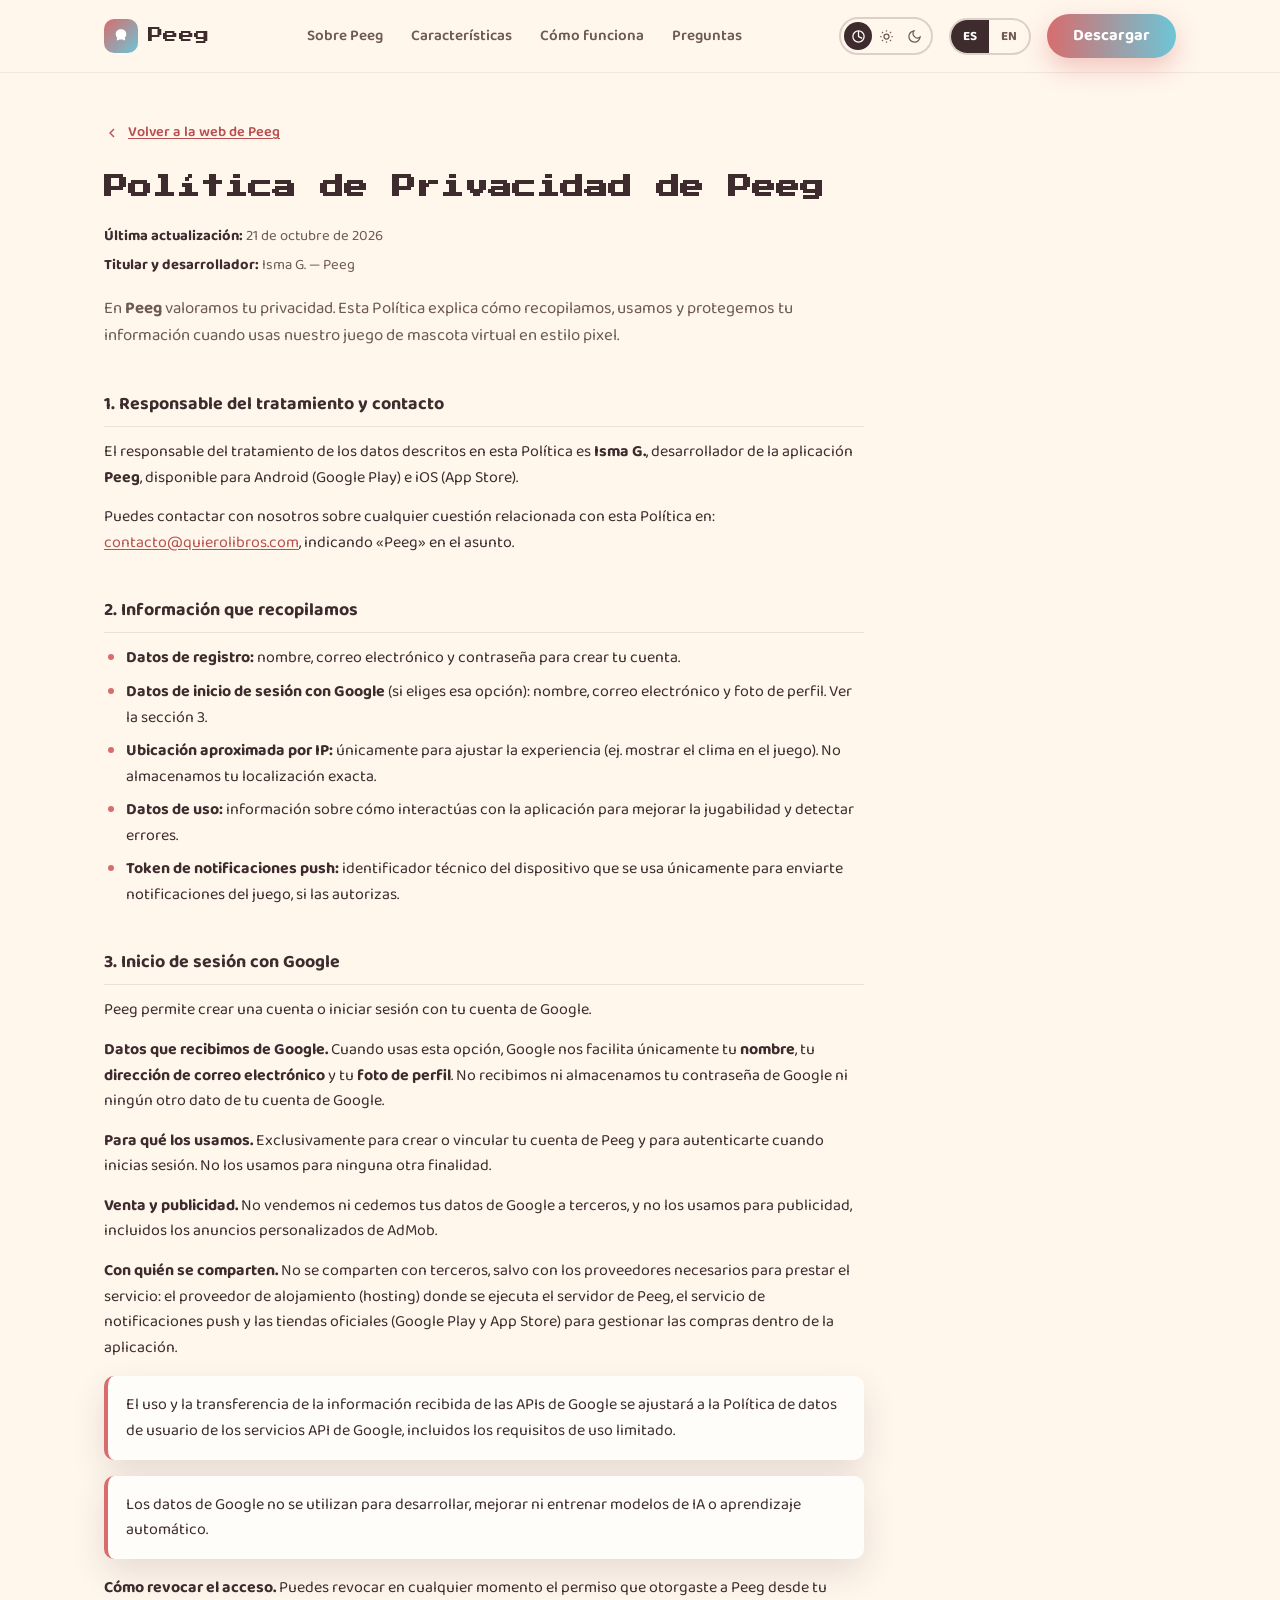
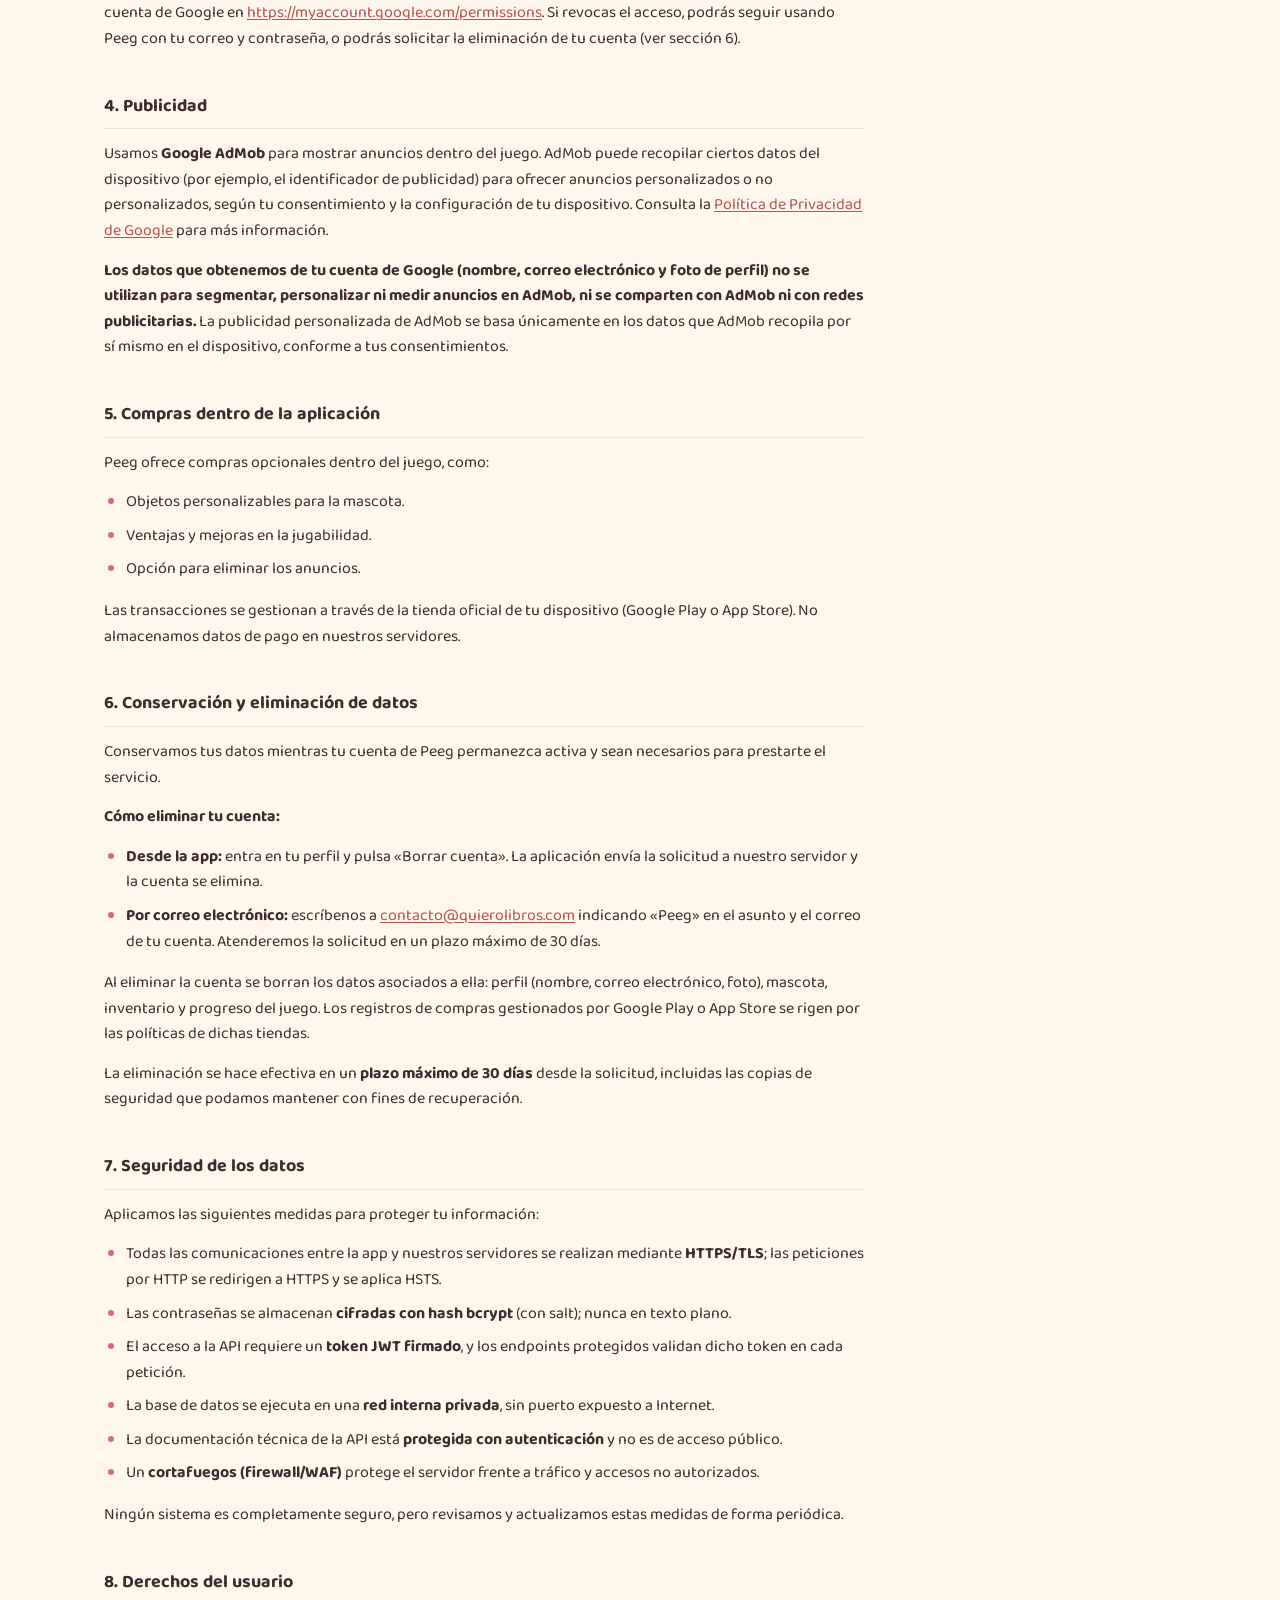
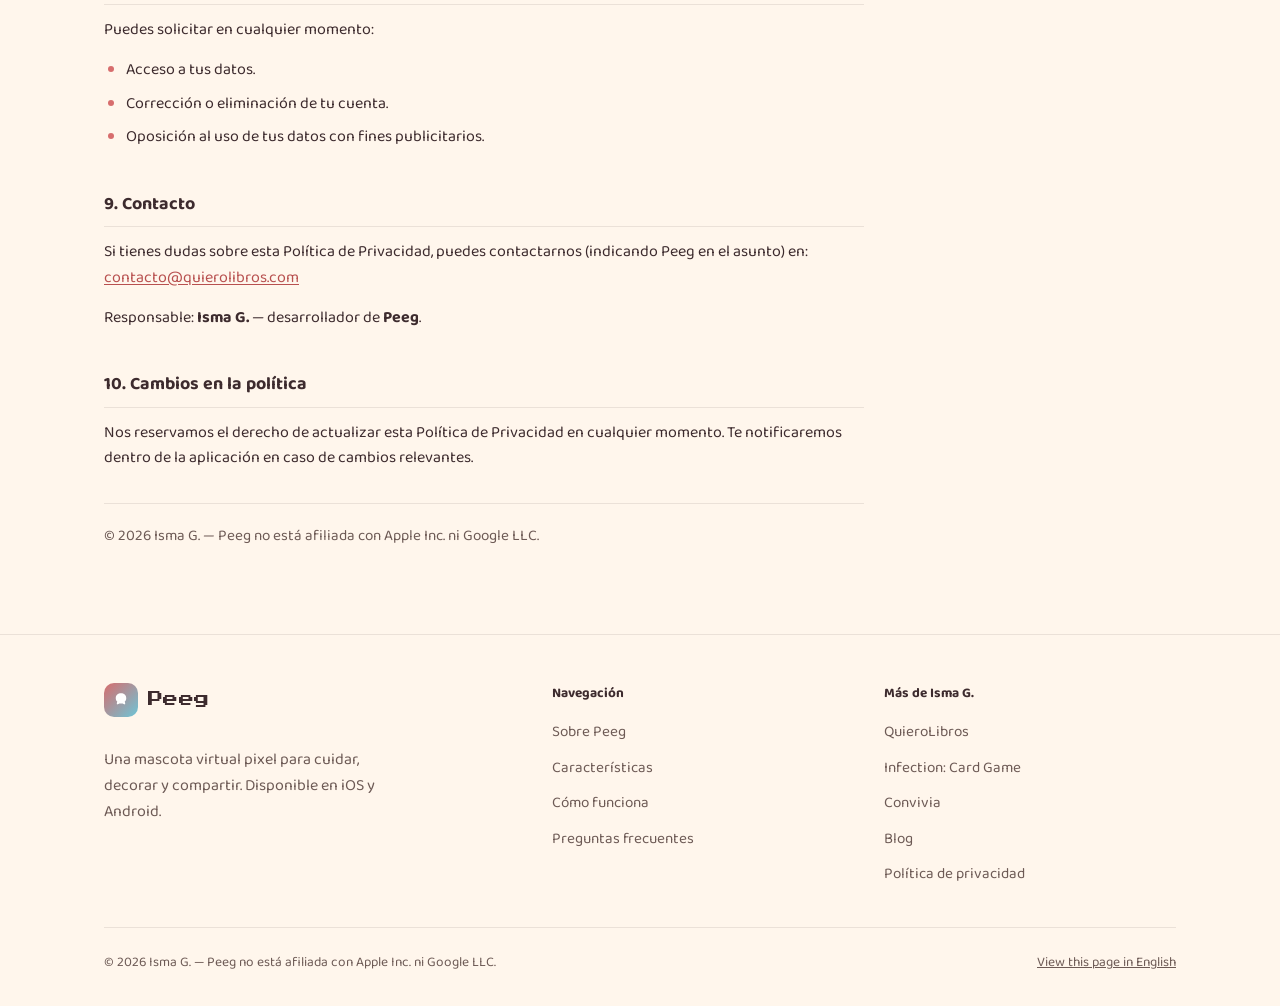
<file: privacidad/index.html>
<!DOCTYPE html>
<html lang="es">
<head>
<meta charset="UTF-8" />
<meta name="viewport" content="width=device-width, initial-scale=1.0" />
<title>Política de privacidad — Peeg</title>
<meta name="description" content="Política de privacidad de Peeg, la mascota virtual pixel para iOS y Android: qué datos recogemos, cómo usamos el inicio de sesión con Google, publicidad, conservación y seguridad." />
<link rel="canonical" href="https://peeg.devcodelight.com/privacidad/" />
<link rel="alternate" hreflang="es" href="https://peeg.devcodelight.com/privacidad/" />
<link rel="alternate" hreflang="en" href="https://peeg.devcodelight.com/en/privacy/" />
<link rel="alternate" hreflang="x-default" href="https://peeg.devcodelight.com/privacidad/" />

<link rel="icon" type="image/x-icon" href="../assets/favicon.ico" />
<link rel="icon" type="image/png" sizes="32x32" href="../assets/favicon-32.png" />
<link rel="apple-touch-icon" href="../assets/apple-touch-icon.png" />
<link rel="stylesheet" href="../assets/style.css?a=1.0.2" />

<meta property="og:type" content="website" />
<meta property="og:site_name" content="Peeg" />
<meta property="og:locale" content="es_ES" />
<meta property="og:locale:alternate" content="en_US" />
<meta property="og:url" content="https://peeg.devcodelight.com/privacidad/" />
<meta property="og:title" content="Política de privacidad — Peeg" />
<meta property="og:description" content="Qué datos recoge Peeg, cómo se usa el inicio de sesión con Google, publicidad, conservación y seguridad." />
<meta property="og:image" content="https://peeg.devcodelight.com/assets/og-image.png" />
<meta name="twitter:card" content="summary_large_image" />
<meta name="theme-color" content="#fff6ec" media="(prefers-color-scheme: light)" />
<meta name="theme-color" content="#171114" media="(prefers-color-scheme: dark)" />
<meta name="robots" content="index, follow" />
</head>
<body>
<a class="skip-link" href="#contenido">Saltar al contenido</a>

<header class="site-header">
  <nav class="nav container" aria-label="Navegación principal">
    <a class="brand" href="../index.html">
      <span class="brand-mark" aria-hidden="true">
        <svg viewBox="0 0 24 24" fill="none"><path d="M12 3c-4 0-7 2.5-7 6.5 0 2 .8 3.4 2 4.5-.4 1-.6 2-.6 3 0 .6.5 1 1 .8.9-.3 1.7-.8 2.3-1.3.8.2 1.5.3 2.3.3s1.5-.1 2.3-.3c.6.5 1.4 1 2.3 1.3.5.2 1-.2 1-.8 0-1-.2-2-.6-3 1.2-1.1 2-2.5 2-4.5C19 5.5 16 3 12 3Z" fill="#fff"/></svg>
      </span>
      <span class="brand-name">Peeg</span>
    </a>
    <ul class="nav-links">
      <li><a href="../index.html#sobre">Sobre Peeg</a></li>
      <li><a href="../index.html#caracteristicas">Características</a></li>
      <li><a href="../index.html#como-funciona">Cómo funciona</a></li>
      <li><a href="../index.html#faq">Preguntas</a></li>
    </ul>
    <div class="nav-right">
      <div class="theme-toggle" data-active="auto" role="group" aria-label="Tema de la página">
        <span class="theme-thumb" aria-hidden="true"></span>
        <button type="button" class="theme-option" data-value="auto" title="Seguir el sistema" aria-label="Tema automático" aria-pressed="true">
          <svg viewBox="0 0 24 24" fill="none" stroke="currentColor" stroke-width="2"><circle cx="12" cy="12" r="9"/><path d="M12 3v9l6 3"/></svg>
        </button>
        <button type="button" class="theme-option" data-value="light" title="Modo claro" aria-label="Modo claro" aria-pressed="false">
          <svg viewBox="0 0 24 24" fill="none" stroke="currentColor" stroke-width="2"><circle cx="12" cy="12" r="4"/><path d="M12 2v2M12 20v2M4.9 4.9l1.4 1.4M17.7 17.7l1.4 1.4M2 12h2M20 12h2M4.9 19.1l1.4-1.4M17.7 6.3l1.4-1.4"/></svg>
        </button>
        <button type="button" class="theme-option" data-value="dark" title="Modo oscuro" aria-label="Modo oscuro" aria-pressed="false">
          <svg viewBox="0 0 24 24" fill="none" stroke="currentColor" stroke-width="2"><path d="M21 12.8A9 9 0 1 1 11.2 3a7 7 0 0 0 9.8 9.8Z"/></svg>
        </button>
      </div>
      <div class="lang-switch">
        <a href="./" aria-current="true">ES</a>
        <a href="../en/privacy/">EN</a>
      </div>
      <a class="btn btn-primary cta-header" href="../index.html#descarga">Descargar</a>
      <button class="nav-toggle" aria-label="Abrir menú" aria-expanded="false">
        <svg viewBox="0 0 24 24" fill="none" stroke="currentColor" stroke-width="2"><path d="M4 7h16M4 12h16M4 17h16"/></svg>
      </button>
    </div>
  </nav>
</header>

<main id="contenido">
  <!-- PRIVACIDAD -->
  <section class="legal-page">
    <div class="container">
      <article class="legal">
        <a class="legal-back" href="../index.html">
          <svg viewBox="0 0 24 24" fill="none" stroke="currentColor" stroke-width="2"><path d="M15 18l-6-6 6-6"/></svg>
          Volver a la web de Peeg
        </a>

        <h1>Política de Privacidad de Peeg</h1>
        <p class="legal-meta"><strong>Última actualización:</strong> 21 de octubre de 2026</p>
        <p class="legal-meta"><strong>Titular y desarrollador:</strong> Isma G. — Peeg</p>
        <p class="legal-intro">En <strong>Peeg</strong> valoramos tu privacidad. Esta Política explica cómo recopilamos, usamos y protegemos tu información cuando usas nuestro juego de mascota virtual en estilo pixel.</p>

        <h2>1. Responsable del tratamiento y contacto</h2>
        <p>El responsable del tratamiento de los datos descritos en esta Política es <strong>Isma G.</strong>, desarrollador de la aplicación <strong>Peeg</strong>, disponible para Android (Google Play) e iOS (App Store).</p>
        <p>Puedes contactar con nosotros sobre cualquier cuestión relacionada con esta Política en:
          <a class="email" href="mailto:contacto@quierolibros.com">contacto@quierolibros.com</a>, indicando «Peeg» en el asunto.
        </p>

        <h2>2. Información que recopilamos</h2>
        <ul>
          <li><strong>Datos de registro:</strong> nombre, correo electrónico y contraseña para crear tu cuenta.</li>
          <li><strong>Datos de inicio de sesión con Google</strong> (si eliges esa opción): nombre, correo electrónico y foto de perfil. Ver la sección 3.</li>
          <li><strong>Ubicación aproximada por IP:</strong> únicamente para ajustar la experiencia (ej. mostrar el clima en el juego). No almacenamos tu localización exacta.</li>
          <li><strong>Datos de uso:</strong> información sobre cómo interactúas con la aplicación para mejorar la jugabilidad y detectar errores.</li>
          <li><strong>Token de notificaciones push:</strong> identificador técnico del dispositivo que se usa únicamente para enviarte notificaciones del juego, si las autorizas.</li>
        </ul>

        <h2>3. Inicio de sesión con Google</h2>
        <p>Peeg permite crear una cuenta o iniciar sesión con tu cuenta de Google.</p>
        <p><strong>Datos que recibimos de Google.</strong> Cuando usas esta opción, Google nos facilita únicamente tu <strong>nombre</strong>, tu <strong>dirección de correo electrónico</strong> y tu <strong>foto de perfil</strong>. No recibimos ni almacenamos tu contraseña de Google ni ningún otro dato de tu cuenta de Google.</p>
        <p><strong>Para qué los usamos.</strong> Exclusivamente para crear o vincular tu cuenta de Peeg y para autenticarte cuando inicias sesión. No los usamos para ninguna otra finalidad.</p>
        <p><strong>Venta y publicidad.</strong> No vendemos ni cedemos tus datos de Google a terceros, y no los usamos para publicidad, incluidos los anuncios personalizados de AdMob.</p>
        <p><strong>Con quién se comparten.</strong> No se comparten con terceros, salvo con los proveedores necesarios para prestar el servicio: el proveedor de alojamiento (hosting) donde se ejecuta el servidor de Peeg, el servicio de notificaciones push y las tiendas oficiales (Google Play y App Store) para gestionar las compras dentro de la aplicación.</p>
        <p class="legal-callout">El uso y la transferencia de la información recibida de las APIs de Google se ajustará a la Política de datos de usuario de los servicios API de Google, incluidos los requisitos de uso limitado.</p>
        <p class="legal-callout">Los datos de Google no se utilizan para desarrollar, mejorar ni entrenar modelos de IA o aprendizaje automático.</p>
        <p><strong>Cómo revocar el acceso.</strong> Puedes revocar en cualquier momento el permiso que otorgaste a Peeg desde tu cuenta de Google en <a href="https://myaccount.google.com/permissions" target="_blank" rel="noopener noreferrer">https://myaccount.google.com/permissions</a>. Si revocas el acceso, podrás seguir usando Peeg con tu correo y contraseña, o podrás solicitar la eliminación de tu cuenta (ver sección 6).</p>

        <h2>4. Publicidad</h2>
        <p>Usamos <strong>Google AdMob</strong> para mostrar anuncios dentro del juego. AdMob puede recopilar ciertos datos del dispositivo (por ejemplo, el identificador de publicidad) para ofrecer anuncios personalizados o no personalizados, según tu consentimiento y la configuración de tu dispositivo. Consulta la <a href="https://policies.google.com/technologies/ads?hl=es" target="_blank" rel="noopener noreferrer">Política de Privacidad de Google</a> para más información.</p>
        <p><strong>Los datos que obtenemos de tu cuenta de Google (nombre, correo electrónico y foto de perfil) no se utilizan para segmentar, personalizar ni medir anuncios en AdMob, ni se comparten con AdMob ni con redes publicitarias.</strong> La publicidad personalizada de AdMob se basa únicamente en los datos que AdMob recopila por sí mismo en el dispositivo, conforme a tus consentimientos.</p>

        <h2>5. Compras dentro de la aplicación</h2>
        <p>Peeg ofrece compras opcionales dentro del juego, como:</p>
        <ul>
          <li>Objetos personalizables para la mascota.</li>
          <li>Ventajas y mejoras en la jugabilidad.</li>
          <li>Opción para eliminar los anuncios.</li>
        </ul>
        <p>Las transacciones se gestionan a través de la tienda oficial de tu dispositivo (Google Play o App Store). No almacenamos datos de pago en nuestros servidores.</p>

        <h2>6. Conservación y eliminación de datos</h2>
        <p>Conservamos tus datos mientras tu cuenta de Peeg permanezca activa y sean necesarios para prestarte el servicio.</p>
        <p><strong>Cómo eliminar tu cuenta:</strong></p>
        <ul>
          <li><strong>Desde la app:</strong> entra en tu perfil y pulsa «Borrar cuenta». La aplicación envía la solicitud a nuestro servidor y la cuenta se elimina.</li>
          <li><strong>Por correo electrónico:</strong> escríbenos a <a class="email" href="mailto:contacto@quierolibros.com">contacto@quierolibros.com</a> indicando «Peeg» en el asunto y el correo de tu cuenta. Atenderemos la solicitud en un plazo máximo de 30 días.</li>
        </ul>
        <p>Al eliminar la cuenta se borran los datos asociados a ella: perfil (nombre, correo electrónico, foto), mascota, inventario y progreso del juego. Los registros de compras gestionados por Google Play o App Store se rigen por las políticas de dichas tiendas.</p>
        <p>La eliminación se hace efectiva en un <strong>plazo máximo de 30 días</strong> desde la solicitud, incluidas las copias de seguridad que podamos mantener con fines de recuperación.</p>

        <h2>7. Seguridad de los datos</h2>
        <p>Aplicamos las siguientes medidas para proteger tu información:</p>
        <ul>
          <li>Todas las comunicaciones entre la app y nuestros servidores se realizan mediante <strong>HTTPS/TLS</strong>; las peticiones por HTTP se redirigen a HTTPS y se aplica HSTS.</li>
          <li>Las contraseñas se almacenan <strong>cifradas con hash bcrypt</strong> (con salt); nunca en texto plano.</li>
          <li>El acceso a la API requiere un <strong>token JWT firmado</strong>, y los endpoints protegidos validan dicho token en cada petición.</li>
          <li>La base de datos se ejecuta en una <strong>red interna privada</strong>, sin puerto expuesto a Internet.</li>
          <li>La documentación técnica de la API está <strong>protegida con autenticación</strong> y no es de acceso público.</li>
          <li>Un <strong>cortafuegos (firewall/WAF)</strong> protege el servidor frente a tráfico y accesos no autorizados.</li>
        </ul>
        <p>Ningún sistema es completamente seguro, pero revisamos y actualizamos estas medidas de forma periódica.</p>

        <h2>8. Derechos del usuario</h2>
        <p>Puedes solicitar en cualquier momento:</p>
        <ul>
          <li>Acceso a tus datos.</li>
          <li>Corrección o eliminación de tu cuenta.</li>
          <li>Oposición al uso de tus datos con fines publicitarios.</li>
        </ul>

        <h2>9. Contacto</h2>
        <p>Si tienes dudas sobre esta Política de Privacidad, puedes contactarnos (indicando Peeg en el asunto) en:
          <a class="email" href="mailto:contacto@quierolibros.com">contacto@quierolibros.com</a>
        </p>
        <p>Responsable: <strong>Isma G.</strong> — desarrollador de <strong>Peeg</strong>.</p>

        <h2>10. Cambios en la política</h2>
        <p>Nos reservamos el derecho de actualizar esta Política de Privacidad en cualquier momento. Te notificaremos dentro de la aplicación en caso de cambios relevantes.</p>

        <p class="legal-owner">© 2026 Isma G. — Peeg no está afiliada con Apple Inc. ni Google LLC.</p>
      </article>
    </div>
  </section>
</main>

<footer class="site-footer">
  <div class="container">
    <div class="footer-grid">
      <div>
        <a class="brand" href="../index.html" style="margin-bottom:14px;display:inline-flex;">
          <span class="brand-mark" aria-hidden="true">
            <svg viewBox="0 0 24 24" fill="none"><path d="M12 3c-4 0-7 2.5-7 6.5 0 2 .8 3.4 2 4.5-.4 1-.6 2-.6 3 0 .6.5 1 1 .8.9-.3 1.7-.8 2.3-1.3.8.2 1.5.3 2.3.3s1.5-.1 2.3-.3c.6.5 1.4 1 2.3 1.3.5.2 1-.2 1-.8 0-1-.2-2-.6-3 1.2-1.1 2-2.5 2-4.5C19 5.5 16 3 12 3Z" fill="#fff"/></svg>
          </span>
          <span class="brand-name">Peeg</span>
        </a>
        <p style="color:var(--ink-soft);max-width:32ch;">Una mascota virtual pixel para cuidar, decorar y compartir. Disponible en iOS y Android.</p>
      </div>
      <div>
        <h4>Navegación</h4>
        <ul>
          <li><a href="../index.html#sobre">Sobre Peeg</a></li>
          <li><a href="../index.html#caracteristicas">Características</a></li>
          <li><a href="../index.html#como-funciona">Cómo funciona</a></li>
          <li><a href="../index.html#faq">Preguntas frecuentes</a></li>
        </ul>
      </div>
      <div>
        <h4>Más de Isma G.</h4>
        <ul>
          <li><a href="https://www.quierolibros.com" target="_blank" rel="noopener">QuieroLibros</a></li>
          <li><a href="https://apps.apple.com/es/app/infection-card-game/id6502997357" target="_blank" rel="noopener">Infection: Card Game</a></li>
          <li><a href="https://apps.apple.com/es/app/convivia-gesti%C3%B3n-habitaciones/id6802626827" target="_blank" rel="noopener">Convivia</a></li>
          <li><a href="https://devcodelight.com" target="_blank" rel="noopener">Blog</a></li>
          <li><a href="./" aria-current="page">Política de privacidad</a></li>
        </ul>
      </div>
    </div>
    <div class="footer-bottom">
      <span>© 2026 Isma G. — Peeg no está afiliada con Apple Inc. ni Google LLC.</span>
      <span><a href="../en/privacy/">View this page in English</a></span>
    </div>
  </div>
</footer>

<script src="../assets/script.js"></script>
</body>
</html>
</file>
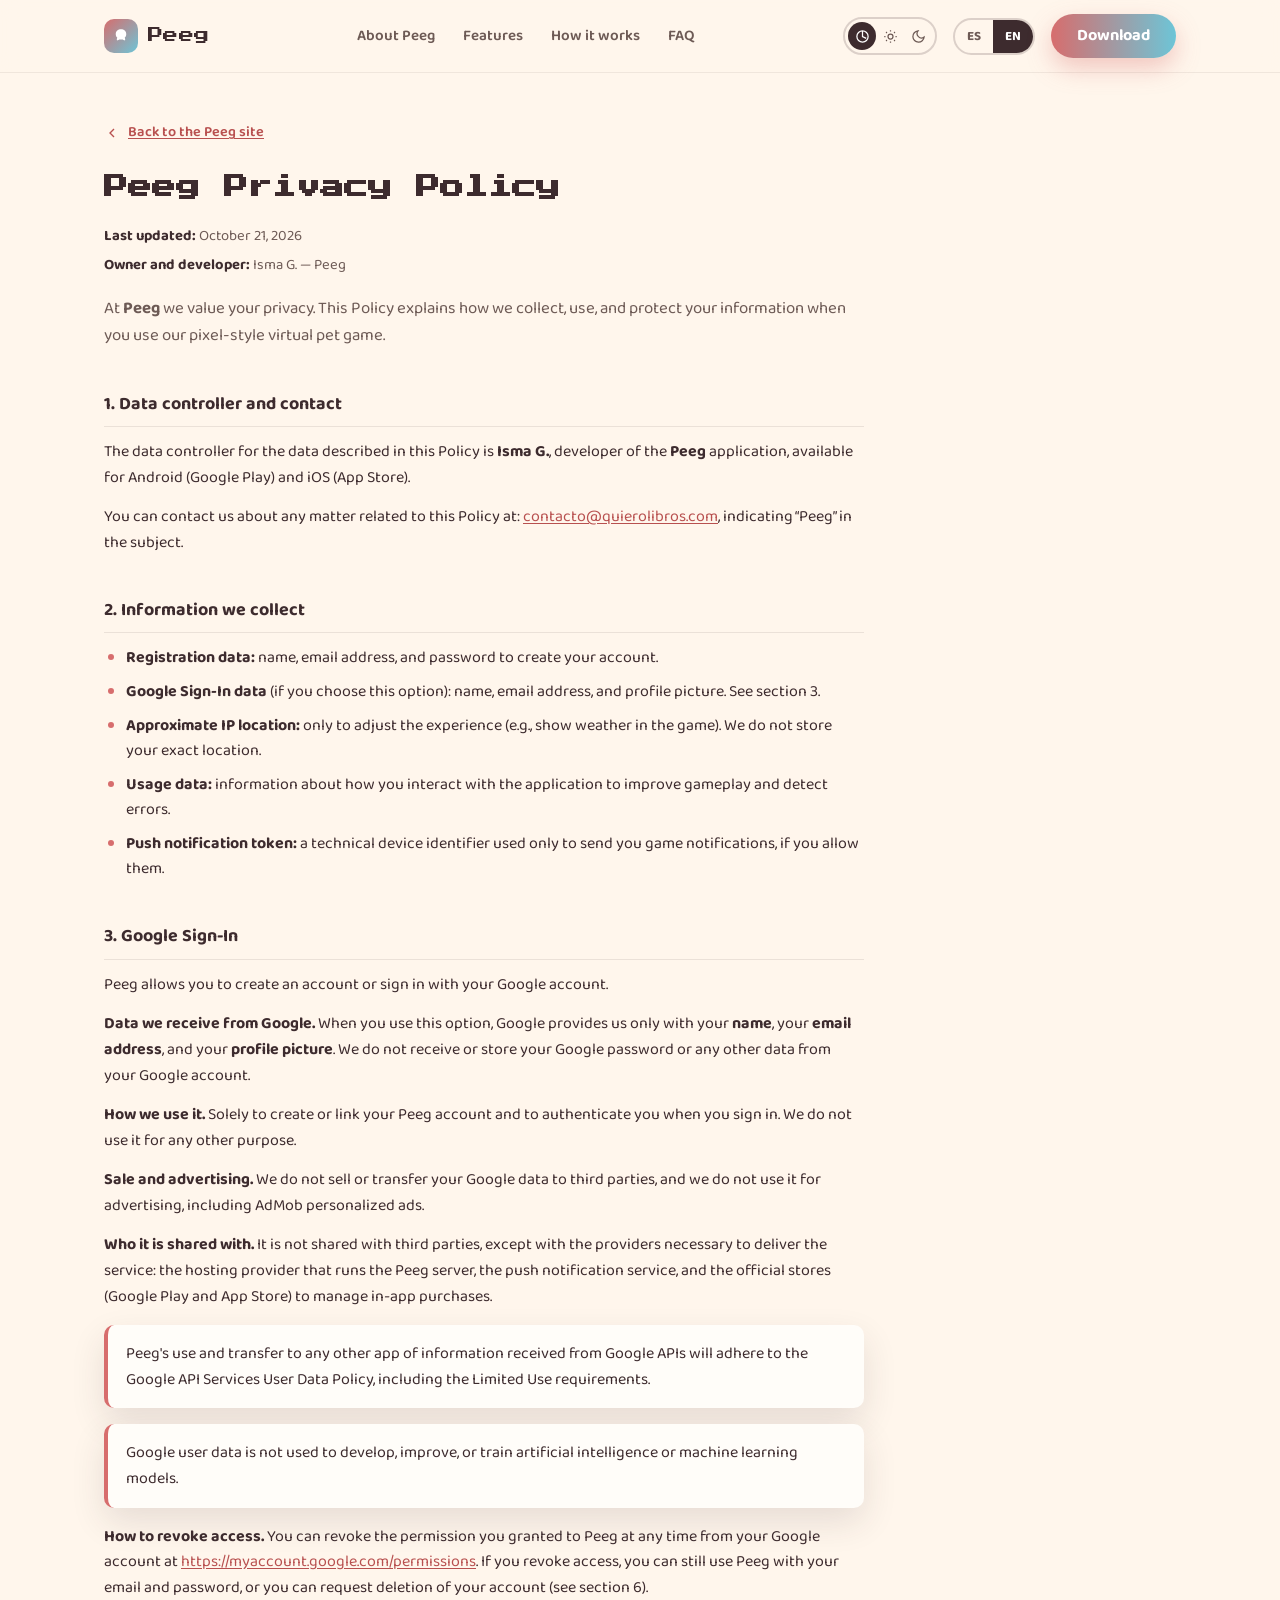
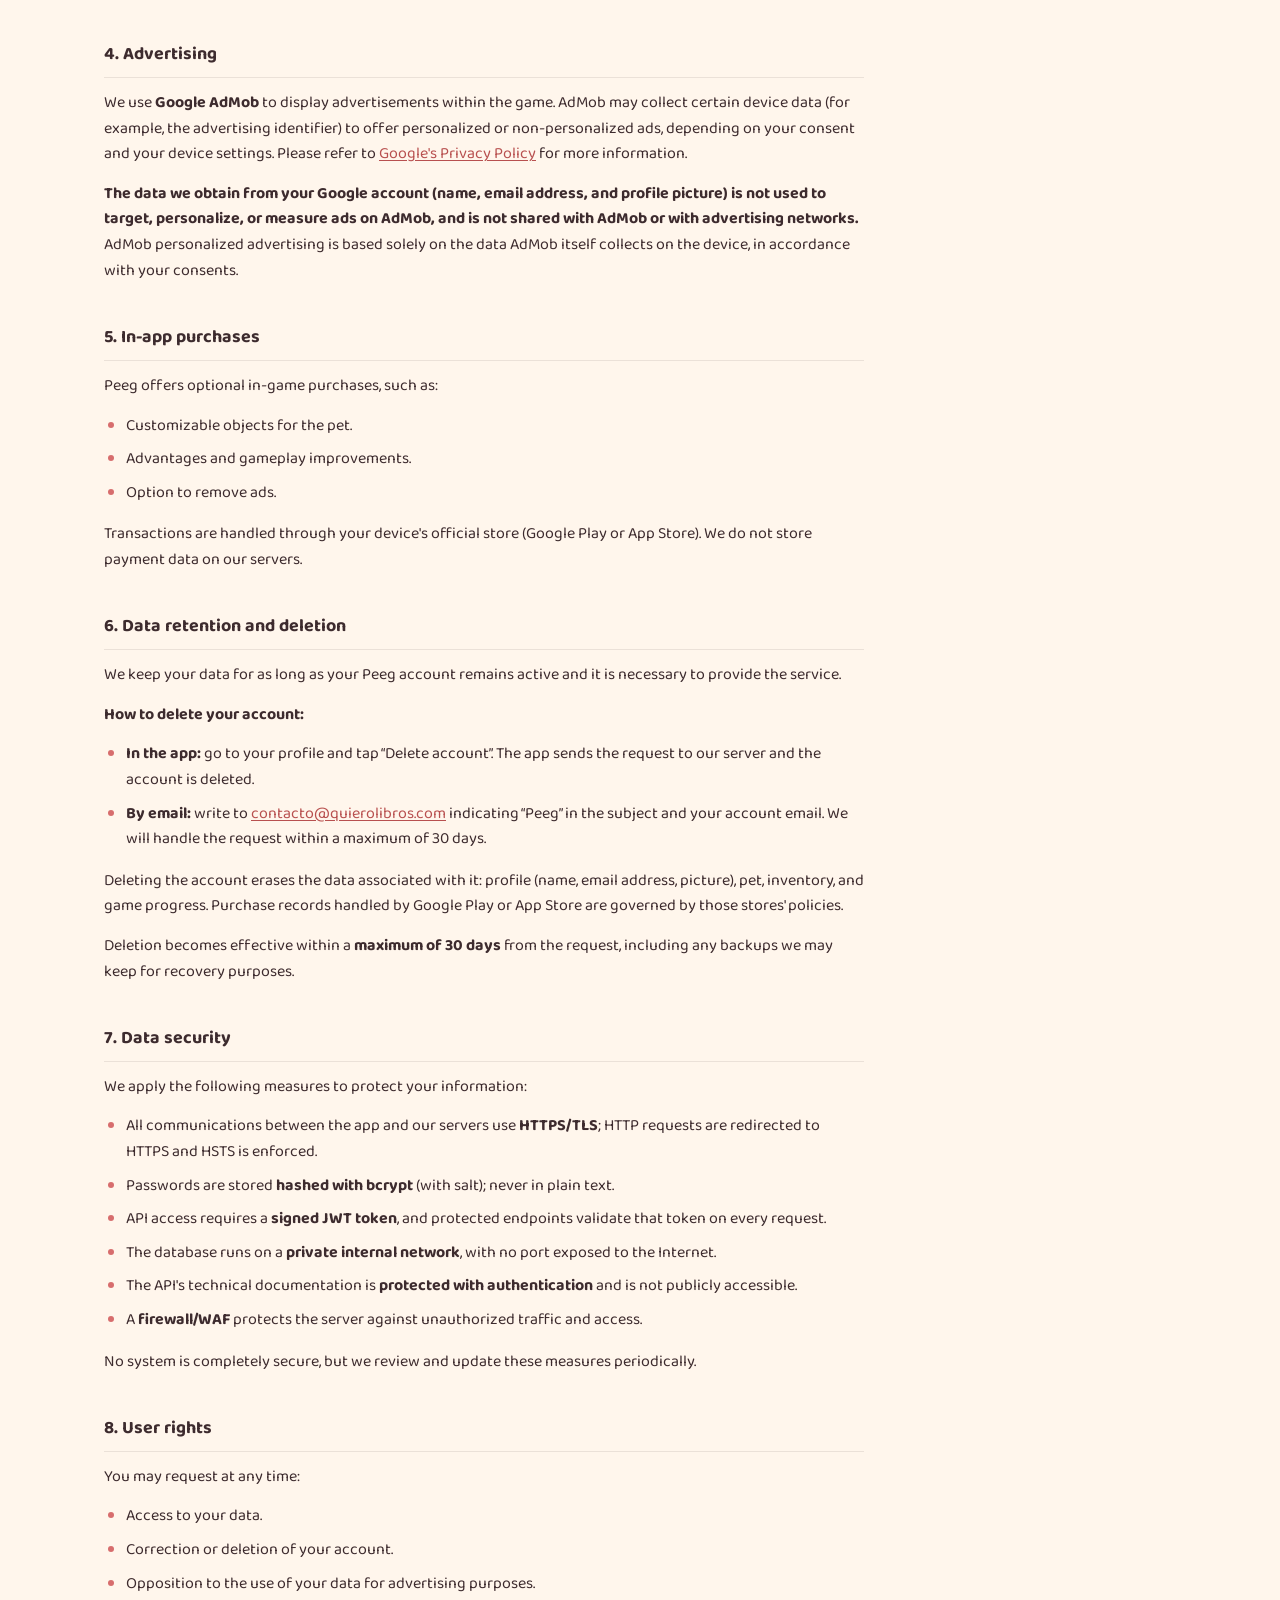
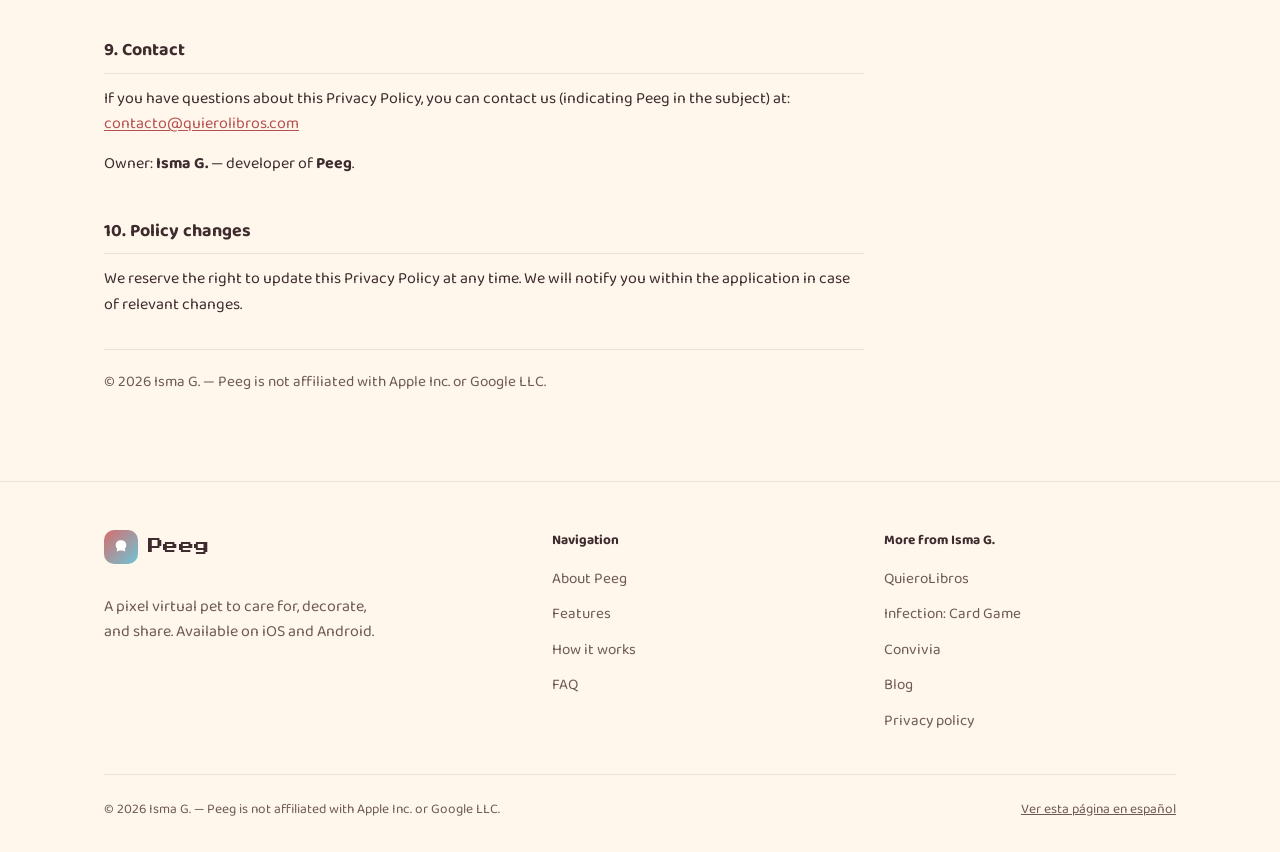
<file: en/privacy/index.html>
<!DOCTYPE html>
<html lang="en">
<head>
<meta charset="UTF-8" />
<meta name="viewport" content="width=device-width, initial-scale=1.0" />
<title>Privacy Policy — Peeg</title>
<meta name="description" content="Peeg privacy policy for the pixel virtual pet on iOS and Android: what data we collect, how Google Sign-In data is used, advertising, retention, and security." />
<link rel="canonical" href="https://peeg.devcodelight.com/en/privacy/" />
<link rel="alternate" hreflang="en" href="https://peeg.devcodelight.com/en/privacy/" />
<link rel="alternate" hreflang="es" href="https://peeg.devcodelight.com/privacidad/" />
<link rel="alternate" hreflang="x-default" href="https://peeg.devcodelight.com/privacidad/" />

<link rel="icon" type="image/x-icon" href="../../assets/favicon.ico" />
<link rel="icon" type="image/png" sizes="32x32" href="../../assets/favicon-32.png" />
<link rel="apple-touch-icon" href="../../assets/apple-touch-icon.png" />
<link rel="stylesheet" href="../../assets/style.css?a=1.0.2" />

<meta property="og:type" content="website" />
<meta property="og:site_name" content="Peeg" />
<meta property="og:locale" content="en_US" />
<meta property="og:locale:alternate" content="es_ES" />
<meta property="og:url" content="https://peeg.devcodelight.com/en/privacy/" />
<meta property="og:title" content="Privacy Policy — Peeg" />
<meta property="og:description" content="What data Peeg collects, how Google Sign-In data is used, advertising, retention, and security." />
<meta property="og:image" content="https://peeg.devcodelight.com/assets/og-image.png" />
<meta name="twitter:card" content="summary_large_image" />
<meta name="theme-color" content="#fff6ec" media="(prefers-color-scheme: light)" />
<meta name="theme-color" content="#171114" media="(prefers-color-scheme: dark)" />
<meta name="robots" content="index, follow" />
</head>
<body>
<a class="skip-link" href="#content">Skip to content</a>

<header class="site-header">
  <nav class="nav container" aria-label="Main navigation">
    <a class="brand" href="../../index.html">
      <span class="brand-mark" aria-hidden="true">
        <svg viewBox="0 0 24 24" fill="none"><path d="M12 3c-4 0-7 2.5-7 6.5 0 2 .8 3.4 2 4.5-.4 1-.6 2-.6 3 0 .6.5 1 1 .8.9-.3 1.7-.8 2.3-1.3.8.2 1.5.3 2.3.3s1.5-.1 2.3-.3c.6.5 1.4 1 2.3 1.3.5.2 1-.2 1-.8 0-1-.2-2-.6-3 1.2-1.1 2-2.5 2-4.5C19 5.5 16 3 12 3Z" fill="#fff"/></svg>
      </span>
      <span class="brand-name">Peeg</span>
    </a>
    <ul class="nav-links">
      <li><a href="../../index.html#about">About Peeg</a></li>
      <li><a href="../../index.html#features">Features</a></li>
      <li><a href="../../index.html#how-it-works">How it works</a></li>
      <li><a href="../../index.html#faq">FAQ</a></li>
    </ul>
    <div class="nav-right">
      <div class="theme-toggle" data-active="auto" role="group" aria-label="Page theme">
        <span class="theme-thumb" aria-hidden="true"></span>
        <button type="button" class="theme-option" data-value="auto" title="Match system" aria-label="Automatic theme" aria-pressed="true">
          <svg viewBox="0 0 24 24" fill="none" stroke="currentColor" stroke-width="2"><circle cx="12" cy="12" r="9"/><path d="M12 3v9l6 3"/></svg>
        </button>
        <button type="button" class="theme-option" data-value="light" title="Light mode" aria-label="Light mode" aria-pressed="false">
          <svg viewBox="0 0 24 24" fill="none" stroke="currentColor" stroke-width="2"><circle cx="12" cy="12" r="4"/><path d="M12 2v2M12 20v2M4.9 4.9l1.4 1.4M17.7 17.7l1.4 1.4M2 12h2M20 12h2M4.9 19.1l1.4-1.4M17.7 6.3l1.4-1.4"/></svg>
        </button>
        <button type="button" class="theme-option" data-value="dark" title="Dark mode" aria-label="Dark mode" aria-pressed="false">
          <svg viewBox="0 0 24 24" fill="none" stroke="currentColor" stroke-width="2"><path d="M21 12.8A9 9 0 1 1 11.2 3a7 7 0 0 0 9.8 9.8Z"/></svg>
        </button>
      </div>
      <div class="lang-switch">
        <a href="../../privacidad/">ES</a>
        <a href="./" aria-current="true">EN</a>
      </div>
      <a class="btn btn-primary cta-header" href="../../index.html#download">Download</a>
      <button class="nav-toggle" aria-label="Open menu" aria-expanded="false">
        <svg viewBox="0 0 24 24" fill="none" stroke="currentColor" stroke-width="2"><path d="M4 7h16M4 12h16M4 17h16"/></svg>
      </button>
    </div>
  </nav>
</header>

<main id="content">
  <!-- PRIVACY -->
  <section class="legal-page">
    <div class="container">
      <article class="legal">
        <a class="legal-back" href="../../index.html">
          <svg viewBox="0 0 24 24" fill="none" stroke="currentColor" stroke-width="2"><path d="M15 18l-6-6 6-6"/></svg>
          Back to the Peeg site
        </a>

        <h1>Peeg Privacy Policy</h1>
        <p class="legal-meta"><strong>Last updated:</strong> October 21, 2026</p>
        <p class="legal-meta"><strong>Owner and developer:</strong> Isma G. — Peeg</p>
        <p class="legal-intro">At <strong>Peeg</strong> we value your privacy. This Policy explains how we collect, use, and protect your information when you use our pixel-style virtual pet game.</p>

        <h2>1. Data controller and contact</h2>
        <p>The data controller for the data described in this Policy is <strong>Isma G.</strong>, developer of the <strong>Peeg</strong> application, available for Android (Google Play) and iOS (App Store).</p>
        <p>You can contact us about any matter related to this Policy at:
          <a class="email" href="mailto:contacto@quierolibros.com">contacto@quierolibros.com</a>, indicating “Peeg” in the subject.
        </p>

        <h2>2. Information we collect</h2>
        <ul>
          <li><strong>Registration data:</strong> name, email address, and password to create your account.</li>
          <li><strong>Google Sign-In data</strong> (if you choose this option): name, email address, and profile picture. See section 3.</li>
          <li><strong>Approximate IP location:</strong> only to adjust the experience (e.g., show weather in the game). We do not store your exact location.</li>
          <li><strong>Usage data:</strong> information about how you interact with the application to improve gameplay and detect errors.</li>
          <li><strong>Push notification token:</strong> a technical device identifier used only to send you game notifications, if you allow them.</li>
        </ul>

        <h2>3. Google Sign-In</h2>
        <p>Peeg allows you to create an account or sign in with your Google account.</p>
        <p><strong>Data we receive from Google.</strong> When you use this option, Google provides us only with your <strong>name</strong>, your <strong>email address</strong>, and your <strong>profile picture</strong>. We do not receive or store your Google password or any other data from your Google account.</p>
        <p><strong>How we use it.</strong> Solely to create or link your Peeg account and to authenticate you when you sign in. We do not use it for any other purpose.</p>
        <p><strong>Sale and advertising.</strong> We do not sell or transfer your Google data to third parties, and we do not use it for advertising, including AdMob personalized ads.</p>
        <p><strong>Who it is shared with.</strong> It is not shared with third parties, except with the providers necessary to deliver the service: the hosting provider that runs the Peeg server, the push notification service, and the official stores (Google Play and App Store) to manage in-app purchases.</p>
        <p class="legal-callout">Peeg's use and transfer to any other app of information received from Google APIs will adhere to the Google API Services User Data Policy, including the Limited Use requirements.</p>
        <p class="legal-callout">Google user data is not used to develop, improve, or train artificial intelligence or machine learning models.</p>
        <p><strong>How to revoke access.</strong> You can revoke the permission you granted to Peeg at any time from your Google account at <a href="https://myaccount.google.com/permissions" target="_blank" rel="noopener noreferrer">https://myaccount.google.com/permissions</a>. If you revoke access, you can still use Peeg with your email and password, or you can request deletion of your account (see section 6).</p>

        <h2>4. Advertising</h2>
        <p>We use <strong>Google AdMob</strong> to display advertisements within the game. AdMob may collect certain device data (for example, the advertising identifier) to offer personalized or non-personalized ads, depending on your consent and your device settings. Please refer to <a href="https://policies.google.com/technologies/ads?hl=en" target="_blank" rel="noopener noreferrer">Google's Privacy Policy</a> for more information.</p>
        <p><strong>The data we obtain from your Google account (name, email address, and profile picture) is not used to target, personalize, or measure ads on AdMob, and is not shared with AdMob or with advertising networks.</strong> AdMob personalized advertising is based solely on the data AdMob itself collects on the device, in accordance with your consents.</p>

        <h2>5. In-app purchases</h2>
        <p>Peeg offers optional in-game purchases, such as:</p>
        <ul>
          <li>Customizable objects for the pet.</li>
          <li>Advantages and gameplay improvements.</li>
          <li>Option to remove ads.</li>
        </ul>
        <p>Transactions are handled through your device's official store (Google Play or App Store). We do not store payment data on our servers.</p>

        <h2>6. Data retention and deletion</h2>
        <p>We keep your data for as long as your Peeg account remains active and it is necessary to provide the service.</p>
        <p><strong>How to delete your account:</strong></p>
        <ul>
          <li><strong>In the app:</strong> go to your profile and tap “Delete account”. The app sends the request to our server and the account is deleted.</li>
          <li><strong>By email:</strong> write to <a class="email" href="mailto:contacto@quierolibros.com">contacto@quierolibros.com</a> indicating “Peeg” in the subject and your account email. We will handle the request within a maximum of 30 days.</li>
        </ul>
        <p>Deleting the account erases the data associated with it: profile (name, email address, picture), pet, inventory, and game progress. Purchase records handled by Google Play or App Store are governed by those stores' policies.</p>
        <p>Deletion becomes effective within a <strong>maximum of 30 days</strong> from the request, including any backups we may keep for recovery purposes.</p>

        <h2>7. Data security</h2>
        <p>We apply the following measures to protect your information:</p>
        <ul>
          <li>All communications between the app and our servers use <strong>HTTPS/TLS</strong>; HTTP requests are redirected to HTTPS and HSTS is enforced.</li>
          <li>Passwords are stored <strong>hashed with bcrypt</strong> (with salt); never in plain text.</li>
          <li>API access requires a <strong>signed JWT token</strong>, and protected endpoints validate that token on every request.</li>
          <li>The database runs on a <strong>private internal network</strong>, with no port exposed to the Internet.</li>
          <li>The API's technical documentation is <strong>protected with authentication</strong> and is not publicly accessible.</li>
          <li>A <strong>firewall/WAF</strong> protects the server against unauthorized traffic and access.</li>
        </ul>
        <p>No system is completely secure, but we review and update these measures periodically.</p>

        <h2>8. User rights</h2>
        <p>You may request at any time:</p>
        <ul>
          <li>Access to your data.</li>
          <li>Correction or deletion of your account.</li>
          <li>Opposition to the use of your data for advertising purposes.</li>
        </ul>

        <h2>9. Contact</h2>
        <p>If you have questions about this Privacy Policy, you can contact us (indicating Peeg in the subject) at:
          <a class="email" href="mailto:contacto@quierolibros.com">contacto@quierolibros.com</a>
        </p>
        <p>Owner: <strong>Isma G.</strong> — developer of <strong>Peeg</strong>.</p>

        <h2>10. Policy changes</h2>
        <p>We reserve the right to update this Privacy Policy at any time. We will notify you within the application in case of relevant changes.</p>

        <p class="legal-owner">© 2026 Isma G. — Peeg is not affiliated with Apple Inc. or Google LLC.</p>
      </article>
    </div>
  </section>
</main>

<footer class="site-footer">
  <div class="container">
    <div class="footer-grid">
      <div>
        <a class="brand" href="../../index.html" style="margin-bottom:14px;display:inline-flex;">
          <span class="brand-mark" aria-hidden="true">
            <svg viewBox="0 0 24 24" fill="none"><path d="M12 3c-4 0-7 2.5-7 6.5 0 2 .8 3.4 2 4.5-.4 1-.6 2-.6 3 0 .6.5 1 1 .8.9-.3 1.7-.8 2.3-1.3.8.2 1.5.3 2.3.3s1.5-.1 2.3-.3c.6.5 1.4 1 2.3 1.3.5.2 1-.2 1-.8 0-1-.2-2-.6-3 1.2-1.1 2-2.5 2-4.5C19 5.5 16 3 12 3Z" fill="#fff"/></svg>
          </span>
          <span class="brand-name">Peeg</span>
        </a>
        <p style="color:var(--ink-soft);max-width:32ch;">A pixel virtual pet to care for, decorate, and share. Available on iOS and Android.</p>
      </div>
      <div>
        <h4>Navigation</h4>
        <ul>
          <li><a href="../../index.html#about">About Peeg</a></li>
          <li><a href="../../index.html#features">Features</a></li>
          <li><a href="../../index.html#how-it-works">How it works</a></li>
          <li><a href="../../index.html#faq">FAQ</a></li>
        </ul>
      </div>
      <div>
        <h4>More from Isma G.</h4>
        <ul>
          <li><a href="https://www.quierolibros.com" target="_blank" rel="noopener">QuieroLibros</a></li>
          <li><a href="https://apps.apple.com/es/app/infection-card-game/id6502997357" target="_blank" rel="noopener">Infection: Card Game</a></li>
          <li><a href="https://apps.apple.com/es/app/convivia-gesti%C3%B3n-habitaciones/id6802626827" target="_blank" rel="noopener">Convivia</a></li>
          <li><a href="https://devcodelight.com" target="_blank" rel="noopener">Blog</a></li>
          <li><a href="./" aria-current="page">Privacy policy</a></li>
        </ul>
      </div>
    </div>
    <div class="footer-bottom">
      <span>© 2026 Isma G. — Peeg is not affiliated with Apple Inc. or Google LLC.</span>
      <span><a href="../../privacidad/">Ver esta página en español</a></span>
    </div>
  </div>
</footer>

<script src="../../assets/script.js"></script>
</body>
</html>
</file>
<file: assets/style.css>
/* =========================================================
   Peeg — landing page styles
   Tokens: coral / sky / cream / ink / gold, pulled from the
   in-app room scene (wall + floor + pixel companion).
   ========================================================= */

@import url('https://fonts.googleapis.com/css2?family=Press+Start+2P&family=Baloo+2:wght@500;600;700;800&display=swap');

:root {
  --coral: #d76d6d;
  --coral-dark: #b8504f;
  --sky: #6dc5d7;
  --sky-dark: #4fa3b5;
  --cream: #fff6ec;
  --paper: #fffdf9;
  --sand: #f2dab8;
  --ink: #3d2b2e;
  --ink-soft: #6d5a55;
  --gold: #f2b84b;

  --font-display: 'Press Start 2P', monospace;
  --font-body: 'Baloo 2', system-ui, sans-serif;

  --container: 1120px;
  --radius-lg: 28px;
  --radius-md: 16px;
  --radius-sm: 10px;

  --shadow-soft: 0 14px 34px rgba(61, 43, 46, 0.12);

  --line: rgba(61, 43, 46, 0.08);
  --line-strong: rgba(61, 43, 46, 0.14);
  --border-soft: rgba(61, 43, 46, 0.1);
  --header-bg: rgba(255, 246, 236, 0.86);
  --tag-bg: rgba(215, 109, 109, 0.12);
  --ghost-border: rgba(61, 43, 46, 0.18);
  --scene-shadow: rgba(61, 43, 46, 0.22);
}

[data-theme="dark"] {
  --cream: #171114;
  --paper: #211a1d;
  --sand: #2c2326;
  --ink: #f2e8e0;
  --ink-soft: #b8a79f;
  --coral-dark: #e89b9b;
  --sky-dark: #8ed4e6;
  --gold: #f5c76e;

  --shadow-soft: 0 14px 34px rgba(0, 0, 0, 0.45);

  --line: rgba(242, 232, 224, 0.1);
  --line-strong: rgba(242, 232, 224, 0.16);
  --border-soft: rgba(242, 232, 224, 0.12);
  --header-bg: rgba(23, 17, 20, 0.86);
  --tag-bg: rgba(215, 109, 109, 0.2);
  --ghost-border: rgba(242, 232, 224, 0.25);
  --scene-shadow: rgba(0, 0, 0, 0.5);
}

* { box-sizing: border-box; }
html { scroll-behavior: smooth; }

body {
  margin: 0;
  font-family: var(--font-body);
  background: var(--cream);
  color: var(--ink);
  line-height: 1.6;
  -webkit-font-smoothing: antialiased;
}

img { max-width: 100%; display: block; }

a { color: inherit; }

.container {
  width: 100%;
  max-width: var(--container);
  margin-inline: auto;
  padding-inline: 24px;
}

.visually-hidden {
  position: absolute;
  width: 1px; height: 1px;
  overflow: hidden;
  clip: rect(0 0 0 0);
  white-space: nowrap;
}

/* Skip link */
.skip-link {
  position: absolute;
  left: 16px; top: -60px;
  background: var(--ink);
  color: var(--paper);
  padding: 10px 16px;
  border-radius: var(--radius-sm);
  z-index: 1000;
  transition: top 0.2s ease;
}
.skip-link:focus { top: 16px; }

:focus-visible {
  outline: 3px solid var(--gold);
  outline-offset: 3px;
}

/* =========================
   Buttons & badges
   ========================= */

.btn {
  display: inline-flex;
  align-items: center;
  gap: 10px;
  font-family: var(--font-body);
  font-weight: 700;
  font-size: 1.02rem;
  padding: 14px 26px;
  border-radius: 999px;
  border: none;
  cursor: pointer;
  text-decoration: none;
  line-height: 1;
  transition: transform 0.15s ease, box-shadow 0.15s ease;
}
.btn:hover { transform: translateY(-2px); }

.btn-primary {
  background: linear-gradient(90deg, var(--coral), var(--sky));
  color: #fff;
  box-shadow: 0 10px 24px rgba(215, 109, 109, 0.35);
}
.btn-primary:hover { box-shadow: 0 14px 30px rgba(215, 109, 109, 0.42); }

.btn-ghost {
  background: transparent;
  color: var(--ink);
  border: 2px solid var(--ghost-border);
}
.btn-ghost:hover { border-color: var(--coral); color: var(--coral-dark); }

.store-badges {
  display: flex;
  flex-wrap: wrap;
  gap: 14px;
  margin-top: 28px;
}

.store-badge {
  display: inline-flex;
  align-items: center;
  gap: 12px;
  background: #241a1c;
  color: #fff;
  padding: 12px 20px;
  border-radius: var(--radius-sm);
  text-decoration: none;
  box-shadow: var(--shadow-soft);
  transition: transform 0.15s ease, background 0.15s ease;
}
.store-badge:hover { transform: translateY(-2px); background: #35272a; }
.store-badge svg { width: 26px; height: 26px; flex-shrink: 0; }
.store-badge .badge-text { display: flex; flex-direction: column; line-height: 1.2; }
.store-badge .badge-text small { font-size: 0.68rem; opacity: 0.8; letter-spacing: 0.02em; }
.store-badge .badge-text strong { font-size: 1.02rem; font-weight: 700; }

/* =========================
   Header / nav
   ========================= */

.site-header {
  position: sticky;
  top: 0;
  z-index: 100;
  background: var(--header-bg);
  backdrop-filter: blur(10px);
  border-bottom: 1px solid var(--line);
}

.nav {
  display: flex;
  align-items: center;
  justify-content: space-between;
  padding-block: 14px;
}

.brand {
  display: flex;
  align-items: center;
  gap: 10px;
  text-decoration: none;
}
.brand-mark {
  width: 34px; height: 34px;
  border-radius: 10px;
  background: linear-gradient(135deg, var(--coral), var(--sky));
  display: flex; align-items: center; justify-content: center;
  flex-shrink: 0;
}
.brand-mark svg { width: 18px; height: 18px; }
.brand-name {
  font-family: var(--font-display);
  font-size: 0.95rem;
  color: var(--ink);
  letter-spacing: 0.02em;
}

.nav-links {
  display: flex;
  align-items: center;
  gap: 28px;
  list-style: none;
  margin: 0; padding: 0;
}
.nav-links a {
  text-decoration: none;
  color: var(--ink-soft);
  font-weight: 600;
  font-size: 0.95rem;
}
.nav-links a:hover { color: var(--coral-dark); }

.nav-right {
  display: flex;
  align-items: center;
  gap: 16px;
}

.lang-switch {
  display: inline-flex;
  border: 2px solid var(--ghost-border);
  border-radius: 999px;
  overflow: hidden;
  font-size: 0.82rem;
  font-weight: 700;
}
.lang-switch a {
  padding: 6px 12px;
  text-decoration: none;
  color: var(--ink-soft);
}
.lang-switch a[aria-current="true"] {
  background: var(--ink);
  color: #fff;
}

.theme-toggle {
  --theme-option: 28px;
  position: relative;
  display: inline-flex;
  border: 2px solid var(--ghost-border);
  border-radius: 999px;
  background: transparent;
  padding: 3px;
}
.theme-option {
  position: relative;
  z-index: 1;
  width: var(--theme-option);
  height: var(--theme-option);
  display: inline-flex;
  align-items: center;
  justify-content: center;
  border: none;
  background: transparent;
  border-radius: 50%;
  cursor: pointer;
  color: var(--ink-soft);
  transition: color 0.15s ease;
}
.theme-option:hover { color: var(--coral-dark); }
.theme-option svg { width: 15px; height: 15px; }
.theme-thumb {
  position: absolute;
  z-index: 0;
  top: 3px;
  left: 3px;
  width: var(--theme-option);
  height: var(--theme-option);
  background: var(--ink);
  border-radius: 50%;
  transition: transform 0.18s ease;
}
.theme-toggle[data-active="light"] .theme-thumb { transform: translateX(var(--theme-option)); }
.theme-toggle[data-active="dark"] .theme-thumb { transform: translateX(calc(var(--theme-option) * 2)); }
.theme-toggle[data-active="auto"] .theme-option[data-value="auto"],
.theme-toggle[data-active="light"] .theme-option[data-value="light"],
.theme-toggle[data-active="dark"] .theme-option[data-value="dark"] { color: #fff; }

.nav-toggle {
  display: none;
  background: none;
  border: none;
  cursor: pointer;
  padding: 6px;
}
.nav-toggle svg { width: 26px; height: 26px; }

@media (max-width: 860px) {
  .nav-links { display: none; }
  .nav-toggle { display: inline-flex; }
  .nav.is-open .nav-links {
    display: flex;
    flex-direction: column;
    align-items: flex-start;
    gap: 14px;
    position: absolute;
    top: 64px; left: 0; right: 0;
    background: var(--paper);
    padding: 20px 24px 26px;
    box-shadow: var(--shadow-soft);
  }
  .cta-header { display: none; }
}

/* =========================
   Hero
   ========================= */

.hero {
  position: relative;
  overflow: hidden;
  padding-block: 28px 40px;
}

.hero-grid {
  display: grid;
  grid-template-columns: 1.05fr 0.95fr;
  gap: 56px;
  align-items: center;
}

@media (max-width: 900px) {
  .hero-grid { grid-template-columns: 1fr; }
  .hero-scene-wrap { order: -1; }
}

.eyebrow-tag {
  display: inline-flex;
  align-items: center;
  gap: 8px;
  background: var(--tag-bg);
  color: var(--coral-dark);
  font-weight: 700;
  font-size: 0.85rem;
  padding: 7px 14px;
  border-radius: 999px;
  margin-bottom: 20px;
}
.eyebrow-tag svg { width: 16px; height: 16px; }

.hero h1 {
  font-family: var(--font-display);
  font-size: clamp(1.5rem, 2.7vw, 2.15rem);
  line-height: 1.5;
  margin: 0 0 20px;
  color: var(--ink);
}

.hero-lede {
  font-size: 1.18rem;
  color: var(--ink-soft);
  max-width: 46ch;
  margin: 0 0 8px;
}

.hero-meta {
  display: flex;
  flex-wrap: wrap;
  gap: 18px;
  margin-top: 30px;
  font-size: 0.92rem;
  color: var(--ink-soft);
  font-weight: 600;
}
.hero-meta span { display: inline-flex; align-items: center; gap: 6px; }
.hero-meta svg { width: 16px; height: 16px; color: var(--coral); }

/* Room scene visual */
.hero-scene-wrap {
  display: flex;
  justify-content: center;
}

.room-scene {
  position: relative;
  width: 340px;
  max-width: 100%;
  aspect-ratio: 9 / 14;
  border-radius: 34px;
  overflow: hidden;
  box-shadow: 0 24px 60px var(--scene-shadow);
  background: linear-gradient(180deg, var(--sky) 0%, var(--sky) 52%, var(--sand) 52%, var(--sand) 100%);
}

.room-scene .scene-wall-pattern {
  position: absolute; inset: 0 0 48% 0;
  background-image:
    radial-gradient(circle at 20% 30%, rgba(255,255,255,0.25) 0 6px, transparent 7px),
    radial-gradient(circle at 70% 60%, rgba(255,255,255,0.2) 0 5px, transparent 6px),
    radial-gradient(circle at 45% 80%, rgba(255,255,255,0.18) 0 4px, transparent 5px);
}

.room-scene .scene-window {
  position: absolute;
  top: 14%; left: 50%;
  transform: translateX(-50%);
  width: 96px; height: 96px;
  background: var(--cream);
  border: 6px solid var(--paper);
  border-radius: 14px;
  box-shadow: inset 0 0 0 3px rgba(61,43,46,0.08);
}
.room-scene .scene-window::before,
.room-scene .scene-window::after {
  content: "";
  position: absolute;
  background: rgba(61,43,46,0.1);
}
.room-scene .scene-window::before { top: 0; bottom: 0; left: 50%; width: 4px; transform: translateX(-50%); }
.room-scene .scene-window::after { left: 0; right: 0; top: 50%; height: 4px; transform: translateY(-50%); }

.room-scene .scene-shelf {
  position: absolute;
  bottom: 47%; left: 0;
  width: 26%; height: 14px;
  background: var(--ink);
  opacity: 0.28;
  border-radius: 0 6px 6px 0;
}
.room-scene .scene-shelf.right { left: auto; right: 0; border-radius: 6px 0 0 6px; }

.room-scene .scene-name-tag {
  position: absolute;
  top: 10px; left: 50%;
  transform: translateX(-50%);
  background: var(--paper);
  color: var(--ink);
  font-family: var(--font-display);
  font-size: 0.6rem;
  padding: 8px 16px;
  border-radius: 999px;
  box-shadow: 0 4px 10px rgba(0,0,0,0.15);
  z-index: 5;
}

.room-scene .scene-level {
  position: absolute;
  top: 10px; right: 10px;
  background: var(--paper);
  color: var(--ink);
  font-size: 0.72rem;
  font-weight: 800;
  padding: 6px 10px;
  border-radius: 999px;
  display: flex; align-items: center; gap: 6px;
  z-index: 5;
  box-shadow: 0 4px 10px rgba(0,0,0,0.15);
}
.room-scene .scene-level .dot { width: 8px; height: 8px; border-radius: 50%; background: var(--gold); }

.room-scene .scene-like {
  position: absolute;
  bottom: 14%; left: 10%;
  background: var(--paper);
  border-radius: 16px;
  padding: 8px 12px;
  font-size: 0.8rem;
  font-weight: 800;
  display: flex; align-items: center; gap: 6px;
  box-shadow: 0 6px 14px rgba(0,0,0,0.18);
  z-index: 5;
}

.room-scene.pet-viewer { width: min(375px, 100%); height: 667px; padding-top: 10px; aspect-ratio: auto; padding: 10px; box-sizing: border-box; background: var(--sky); transform: translateY(0px) !important; }
.room-scene.pet-viewer iframe {
  position: absolute;
  inset: 0;
  width: 100%;
  height: 100%;
  border: 0;
  display: block;
}

.pixel-pet {
  position: absolute;
  left: 50%; bottom: 22%;
  transform: translateX(-50%);
  width: 90px;
  height: auto;
  animation: pet-bounce 2.4s ease-in-out infinite;
}

.pixel-pet::before {
  content: "";
  position: absolute;
  width: 9px; height: 9px;
  box-shadow:
    27px 0px 0 var(--coral), 36px 0px 0 var(--coral), 45px 0px 0 var(--coral), 54px 0px 0 var(--coral),
    18px 9px 0 var(--coral), 27px 9px 0 var(--coral), 36px 9px 0 var(--coral), 45px 9px 0 var(--coral), 54px 9px 0 var(--coral), 63px 9px 0 var(--coral),
    9px 18px 0 var(--coral), 18px 18px 0 var(--coral), 36px 18px 0 var(--coral), 45px 18px 0 var(--coral), 63px 18px 0 var(--coral), 72px 18px 0 var(--coral),
    0px 27px 0 var(--coral), 9px 27px 0 var(--coral), 18px 27px 0 var(--coral), 45px 27px 0 var(--coral), 72px 27px 0 var(--coral), 81px 27px 0 var(--coral),
    0px 36px 0 var(--coral), 9px 36px 0 var(--coral), 18px 36px 0 var(--coral), 27px 36px 0 var(--coral), 36px 36px 0 var(--coral), 45px 36px 0 var(--coral), 54px 36px 0 var(--coral), 63px 36px 0 var(--coral), 72px 36px 0 var(--coral), 81px 36px 0 var(--coral),
    0px 45px 0 var(--coral), 9px 45px 0 var(--coral), 72px 45px 0 var(--coral), 81px 45px 0 var(--coral),
    0px 54px 0 var(--coral), 9px 54px 0 var(--coral), 18px 54px 0 var(--coral), 63px 54px 0 var(--coral), 72px 54px 0 var(--coral), 81px 54px 0 var(--coral),
    9px 63px 0 var(--coral), 18px 63px 0 var(--coral), 27px 63px 0 var(--coral), 36px 63px 0 var(--coral), 45px 63px 0 var(--coral), 54px 63px 0 var(--coral), 63px 63px 0 var(--coral),
    18px 72px 0 var(--coral), 27px 72px 0 var(--coral), 54px 72px 0 var(--coral), 63px 72px 0 var(--coral),
    18px 45px 0 var(--sky), 27px 45px 0 var(--sky), 36px 45px 0 var(--sky), 45px 45px 0 var(--sky), 54px 45px 0 var(--sky), 63px 45px 0 var(--sky),
    27px 54px 0 var(--sky), 36px 54px 0 var(--sky), 45px 54px 0 var(--sky), 54px 54px 0 var(--sky),
    27px 18px 0 #fff8ef, 54px 18px 0 #fff8ef, 27px 27px 0 #fff8ef, 54px 27px 0 #fff8ef,
    36px 27px 0 var(--ink), 63px 27px 0 var(--ink);
}

@keyframes pet-bounce {
  0%, 100% { transform: translateX(-50%) translateY(0); }
  50% { transform: translateX(-50%) translateY(-8px); }
}
@media (prefers-reduced-motion: reduce) {
  .pixel-pet { animation: none; }
}

/* =========================
   Info strip
   ========================= */

.info-strip {
  border-top: 1px solid var(--line);
  border-bottom: 1px solid var(--line);
  background: var(--paper);
}
.info-strip .container {
  display: flex;
  flex-wrap: wrap;
  gap: 28px;
  justify-content: center;
  padding-block: 20px;
}
.info-strip .info-item {
  display: flex;
  align-items: center;
  gap: 10px;
  font-weight: 700;
  font-size: 0.92rem;
  color: var(--ink-soft);
}
.info-strip svg { width: 20px; height: 20px; color: var(--sky-dark); }

/* =========================
   Section shell
   ========================= */

section { padding-block: 56px; }

.section-head {
  max-width: 640px;
  margin-bottom: 52px;
}
.section-head h2 {
  font-family: var(--font-display);
  font-size: clamp(1.2rem, 2.4vw, 1.7rem);
  line-height: 1.5;
  margin: 0 0 16px;
}
.section-head p {
  font-size: 1.08rem;
  color: var(--ink-soft);
  margin: 0;
}

/* =========================
   Feature rows (alternating)
   ========================= */

.feature-row {
  display: grid;
  grid-template-columns: 200px 1fr;
  gap: 36px;
  align-items: center;
  padding-block: 36px;
  border-top: 1px solid var(--border-soft);
}
.feature-row:last-child { border-bottom: 1px solid var(--border-soft); }

.feature-icon {
  width: 96px; height: 96px;
  border-radius: 24px;
  display: flex; align-items: center; justify-content: center;
  flex-shrink: 0;
}
.feature-icon svg { width: 44px; height: 44px; color: #fff; }

.feature-row h3 {
  font-size: 1.28rem;
  margin: 0 0 8px;
}
.feature-row p { margin: 0; color: var(--ink-soft); max-width: 58ch; }

@media (max-width: 640px) {
  .feature-row { grid-template-columns: 1fr; text-align: left; }
  .feature-icon { width: 76px; height: 76px; }
}

/* =========================
   Steps (legitimate sequence)
   ========================= */

.steps {
  display: grid;
  grid-template-columns: repeat(4, 1fr);
  gap: 28px;
  counter-reset: step;
}
@media (max-width: 900px) {
  .steps { grid-template-columns: 1fr 1fr; }
}
@media (max-width: 560px) {
  .steps { grid-template-columns: 1fr; }
}

.step {
  position: relative;
  background: var(--paper);
  border-radius: var(--radius-md);
  padding: 28px 22px;
  box-shadow: var(--shadow-soft);
}
.step .step-number {
  font-family: var(--font-display);
  font-size: 1.4rem;
  color: var(--coral);
  display: block;
  margin-bottom: 14px;
}
.step h3 { margin: 0 0 8px; font-size: 1.05rem; }
.step p { margin: 0; color: var(--ink-soft); font-size: 0.95rem; }

/* =========================
   Palette / customization
   ========================= */

.customize {
  background: var(--paper);
  border-radius: var(--radius-lg);
  padding: 48px;
  display: grid;
  grid-template-columns: 1fr 1fr;
  gap: 48px;
  align-items: center;
  box-shadow: var(--shadow-soft);
}
@media (max-width: 860px) {
  .customize { grid-template-columns: 1fr; padding: 32px 24px; }
}

.swatch-grid {
  display: grid;
  grid-template-columns: repeat(6, 1fr);
  gap: 12px;
}
.swatch {
  aspect-ratio: 1;
  border-radius: 12px;
}

.customize ul {
  list-style: none;
  margin: 22px 0 0;
  padding: 0;
  display: grid;
  gap: 12px;
}
.customize li {
  display: flex;
  align-items: flex-start;
  gap: 10px;
  color: var(--ink-soft);
}
.customize li svg { width: 18px; height: 18px; margin-top: 3px; color: var(--coral); flex-shrink: 0; }

/* =========================
   Level / progression card
   ========================= */

.progress-card {
  display: flex;
  align-items: center;
  gap: 20px;
  background: linear-gradient(120deg, rgba(215,109,109,0.1), rgba(109,197,215,0.12));
  border-radius: var(--radius-md);
  padding: 22px 26px;
  margin-top: 28px;
}
.progress-card .badge-lv {
  font-family: var(--font-display);
  font-size: 0.85rem;
  background: var(--ink);
  color: #fff;
  padding: 10px 14px;
  border-radius: 12px;
  flex-shrink: 0;
}
.progress-bar {
  flex: 1;
  height: 12px;
  border-radius: 999px;
  background: var(--border-soft);
  overflow: hidden;
}
.progress-bar span {
  display: block;
  height: 100%;
  width: 64%;
  border-radius: 999px;
  background: linear-gradient(90deg, var(--coral), var(--gold));
}

/* =========================
   FAQ
   ========================= */

.faq { max-width: 760px; }
.faq details {
  border-top: 1px solid var(--line-strong);
  padding-block: 18px;
}
.faq details:last-child {   border-bottom: 1px solid var(--line-strong); }
.faq summary {
  cursor: pointer;
  font-weight: 700;
  font-size: 1.06rem;
  list-style: none;
  display: flex;
  justify-content: space-between;
  align-items: center;
  gap: 16px;
}
.faq summary::-webkit-details-marker { display: none; }
.faq summary .icon-plus {
  width: 22px; height: 22px;
  flex-shrink: 0;
  position: relative;
}
.faq summary .icon-plus::before,
.faq summary .icon-plus::after {
  content: "";
  position: absolute;
  background: var(--coral);
  border-radius: 2px;
}
.faq summary .icon-plus::before { top: 50%; left: 0; right: 0; height: 3px; transform: translateY(-50%); }
.faq summary .icon-plus::after { left: 50%; top: 0; bottom: 0; width: 3px; transform: translateX(-50%); transition: transform 0.2s ease; }
.faq details[open] summary .icon-plus::after { transform: translateX(-50%) rotate(90deg); opacity: 0; }
.faq p { color: var(--ink-soft); margin: 14px 0 0; max-width: 65ch; }

/* =========================
   Final CTA band
   ========================= */

.cta-band {
  position: relative;
  border-radius: var(--radius-lg);
  overflow: hidden;
  padding: 64px 40px;
  text-align: center;
  background: linear-gradient(120deg, var(--coral), var(--sky), var(--coral));
  background-size: 220% 220%;
  animation: foil 12s ease infinite;
  color: #fff;
}
@keyframes foil {
  0% { background-position: 0% 50%; }
  50% { background-position: 100% 50%; }
  100% { background-position: 0% 50%; }
}
@media (prefers-reduced-motion: reduce) {
  .cta-band { animation: none; }
}
.cta-band h2 {
  font-family: var(--font-display);
  font-size: clamp(1.25rem, 2.6vw, 1.8rem);
  line-height: 1.5;
  margin: 0 0 14px;
}
.cta-band p { max-width: 50ch; margin: 0 auto 8px; opacity: 0.95; }
.cta-band .store-badges { justify-content: center; }
.cta-band .store-badge { background: rgba(0, 0, 0, 0.35); }
.cta-band .store-badge:hover { background: rgba(0, 0, 0, 0.5); }

/* =========================
   Footer
   ========================= */

.site-footer {
  border-top: 1px solid var(--border-soft);
  padding-block: 48px 32px;
}
.footer-grid {
  display: grid;
  grid-template-columns: 1.4fr 1fr 1fr;
  gap: 40px;
}
@media (max-width: 720px) {
  .footer-grid { grid-template-columns: 1fr; }
}
.footer-grid h4 {
  font-size: 0.85rem;
  text-transform: none;
  color: var(--ink);
  margin: 0 0 14px;
}
.footer-grid ul { list-style: none; margin: 0; padding: 0; display: grid; gap: 10px; }
.footer-grid a { text-decoration: none; color: var(--ink-soft); font-size: 0.95rem; }
.footer-grid a:hover { color: var(--coral-dark); }
.footer-bottom {
  margin-top: 40px;
  padding-top: 24px;
  border-top: 1px solid var(--border-soft);
  display: flex;
  flex-wrap: wrap;
  gap: 12px;
  justify-content: space-between;
  font-size: 0.85rem;
  color: var(--ink-soft);
}

/* =========================
   Legal pages (privacy policy)
   ========================= */

.legal-page { padding-block: 48px 72px; }

.legal { max-width: 760px; }

.legal-back {
  display: inline-flex;
  align-items: center;
  gap: 8px;
  font-size: 0.9rem;
  font-weight: 600;
  color: var(--ink-soft);
  text-decoration: none;
  margin-bottom: 24px;
}
.legal-back:hover { color: var(--coral-dark); }
.legal-back svg { width: 16px; height: 16px; }

.legal h1 {
  font-family: var(--font-display);
  font-size: clamp(1.05rem, 2.4vw, 1.5rem);
  line-height: 1.6;
  margin: 0 0 18px;
}

.legal .legal-meta {
  margin: 0 0 6px;
  font-size: 0.92rem;
  color: var(--ink-soft);
}
.legal .legal-meta strong { color: var(--ink); }

.legal .legal-intro {
  font-size: 1.05rem;
  color: var(--ink-soft);
  margin: 18px 0 0;
}

.legal h2 {
  font-size: 1.12rem;
  font-weight: 700;
  margin: 40px 0 12px;
  padding-bottom: 8px;
  border-bottom: 1px solid var(--border-soft);
}

.legal p { margin: 0 0 14px; }
.legal ul { margin: 0 0 16px; padding-left: 22px; }
.legal li { margin-bottom: 8px; }
.legal li::marker { color: var(--coral); }

.legal a { color: var(--coral-dark); text-decoration: underline; text-underline-offset: 2px; }
.legal a:hover { color: var(--ink); }

.legal .legal-callout {
  background: var(--paper);
  border-left: 4px solid var(--coral);
  border-radius: var(--radius-sm);
  padding: 16px 18px;
  margin: 16px 0;
  box-shadow: var(--shadow-soft);
}

.legal .legal-owner {
  margin-top: 32px;
  padding-top: 20px;
  border-top: 1px solid var(--border-soft);
  font-size: 0.95rem;
  color: var(--ink-soft);
}

/* =========================
   Utility
   ========================= */

.text-center { text-align: center; }
.mt-0 { margin-top: 0; }
</file>
